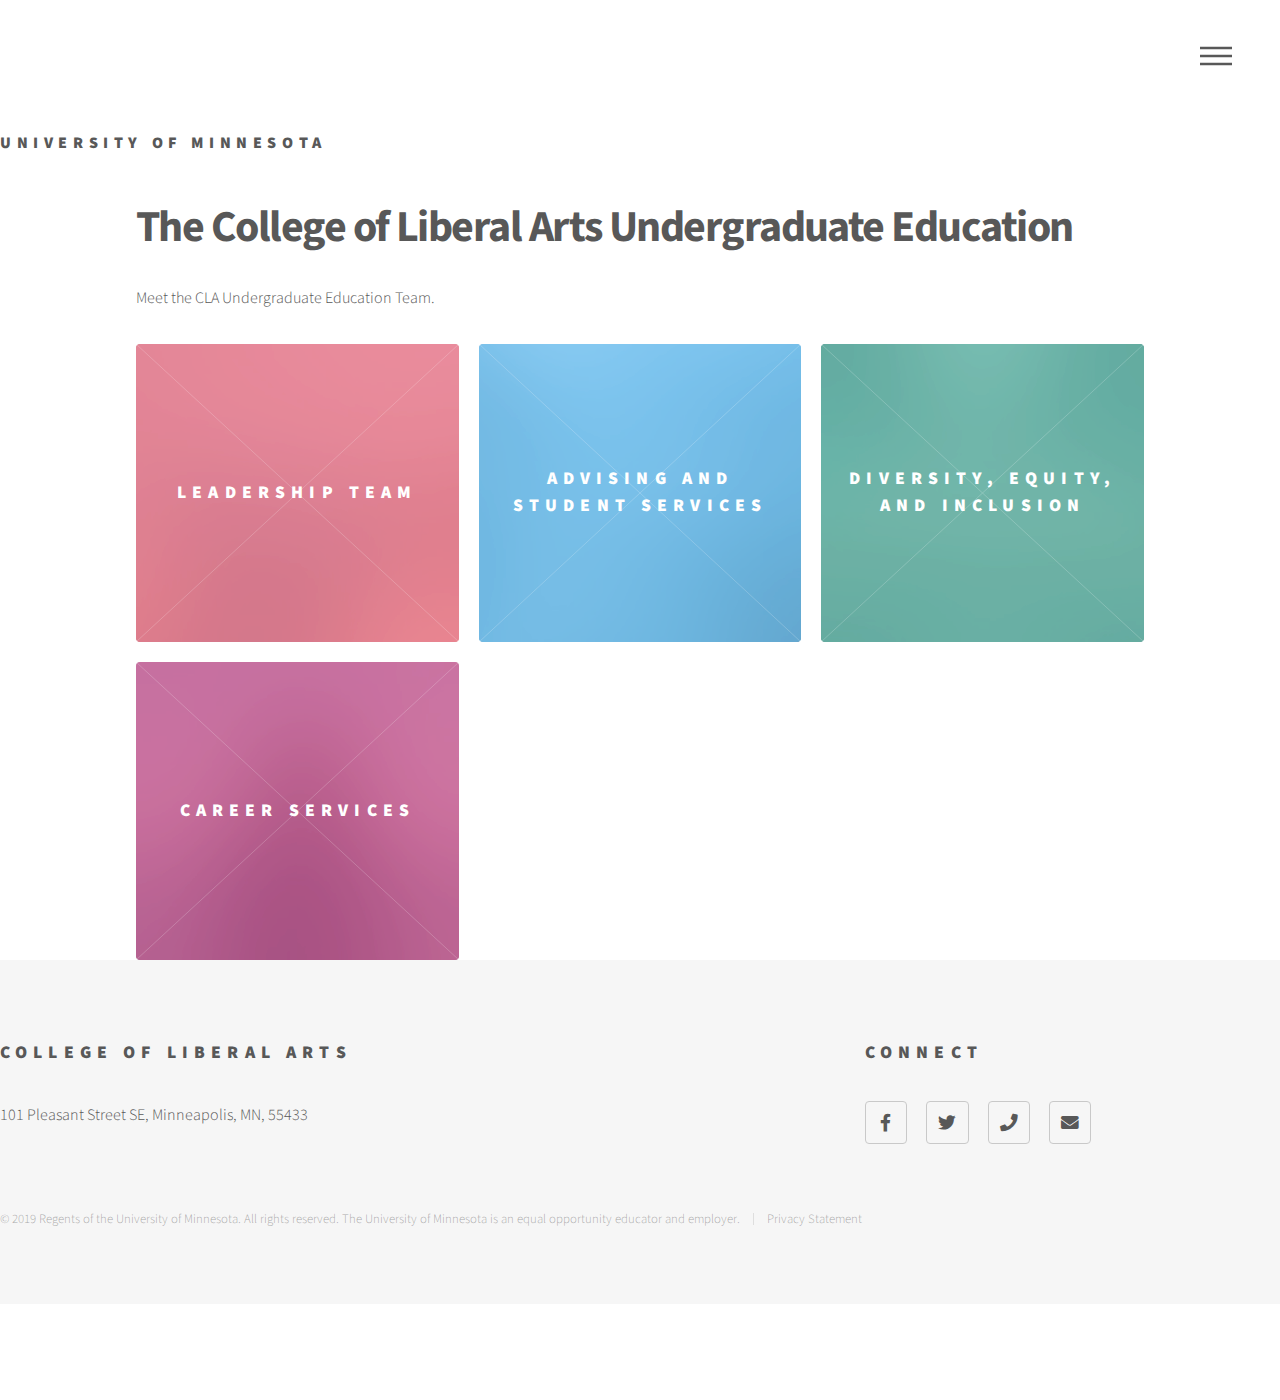
<file: index.html>
<!DOCTYPE HTML>

<html>
	<head>
		<title>CLA Meet the Team</title>
		<meta charset="utf-8" />
		<meta name="viewport" content="width=device-width, initial-scale=1, user-scalable=no" />
		<link rel="stylesheet" href="assets/css/main.css" />
		<noscript><link rel="stylesheet" href="assets/css/noscript.css" /></noscript>
	</head>
	<body class="is-preload">
		<!-- Wrapper -->
			<div id="wrapper">

				<!-- Header -->
					<header id= "header">
						<div>

							<!-- Logo -->
								<a href="https://twin-cities.umn.edu/" class="logo">
									<span class="title">University of Minnesota</span>
								</a>

							<!-- Nav -->
								<nav>
									<ul>
										<li><a href="#menu">Menu</a></li>
									</ul>
								</nav>

						</div>
					</header>

				<!-- Menu -->
					<nav id="menu">
						<h2>Menu</h2>
						<ul>
							<li><a href="index.html">Home</a></li>
							<li><a href="generic.html">Leadership Team</a></li>
							<li><a href="generic2.html">Advising and Student Services</a></li>
							<li><a href="generic3.html">Diversity, Equity, and Inclusion</a></li>
							<li><a href="generic4.html">Career Services</a></li>
					
						</ul>
					</nav>

				<!-- Main -->
					<div id="main">
						<div class="inner">
							<header>
								<h1> The College of Liberal Arts Undergraduate Education</h1>
								<p>Meet the CLA Undergraduate Education Team.</p>
							</header>
							<section class="tiles">
								<article class="style1">
									<span class="image">
										<img src="images/pic01.jpg" alt="" />
									</span>
									<a href="generic.html">
										<h2>Leadership Team</h2></a>
								</article>
								<article class="style2">
									<span class="image">
										<img src="images/pic02.jpg"/>
									</span>
									<a href="generic2.html">
										<h2>Advising and Student Services</h2></a>
								</article>
								<article class="style3">
									<span class="image">
										<img src="images/pic03.jpg" />
									</span>
									<a href="generic3.html">
										<h2>Diversity, Equity, and Inclusion</h2></a>
								</article>
								<article class="style4">
									<span class="image">
										<img src="images/pic04.jpg" />
									</span>
									<a href="generic4.html">
										<h2>Career Services</h2></a>
										</div>
									</a>
								</article>

				<!-- Footer -->
					<footer id="footer">
						<div class="inner">
							<section>
								<h2>
								<a href="https://neighborhood.cla.umn.edu/undergraduate-education" class="logo">
									<span class="title">College of Liberal Arts</span></a></h2>
						<p>101 Pleasant Street SE, Minneapolis, MN, 55433</p>
							</section>
							<section>
								<h2>Connect</h2>
								<ul class="icons">
									<li><a href="https://www.facebook.com/umncla" class="icon brands style2 fa-facebook-f"><span class="label">Facebook</span></a></li>
									<li><a href="https://twitter.com/umncla" class="icon brands style2 fa-twitter"><span class="label">Twitter</span></a></li>
									<li><a href="Tel:612-624-8675" class="icon solid style2 fa-phone"><span class="label">Phone</span></a></li>
									<li><a href="mailto:cla@umn.edu" class="icon solid style2 fa-envelope"><span class="label">Email</span></a></li>
								</ul>
							</section>
							<ul class="copyright">
								<li>&copy; 2019 Regents of the University of Minnesota. All rights reserved. The University of Minnesota is an equal opportunity educator and employer.</li><li><a href="https://privacy.umn.edu/">Privacy Statement</a></li>
							</ul>
						</div>
					</footer>

			</div>

		<!-- Scripts -->
			<script src="assets/js/jquery.min.js"></script>
			<script src="assets/js/browser.min.js"></script>
			<script src="assets/js/breakpoints.min.js"></script>
			<script src="assets/js/util.js"></script>
			<script src="assets/js/main.js"></script>

	</body>
</html>
</file>
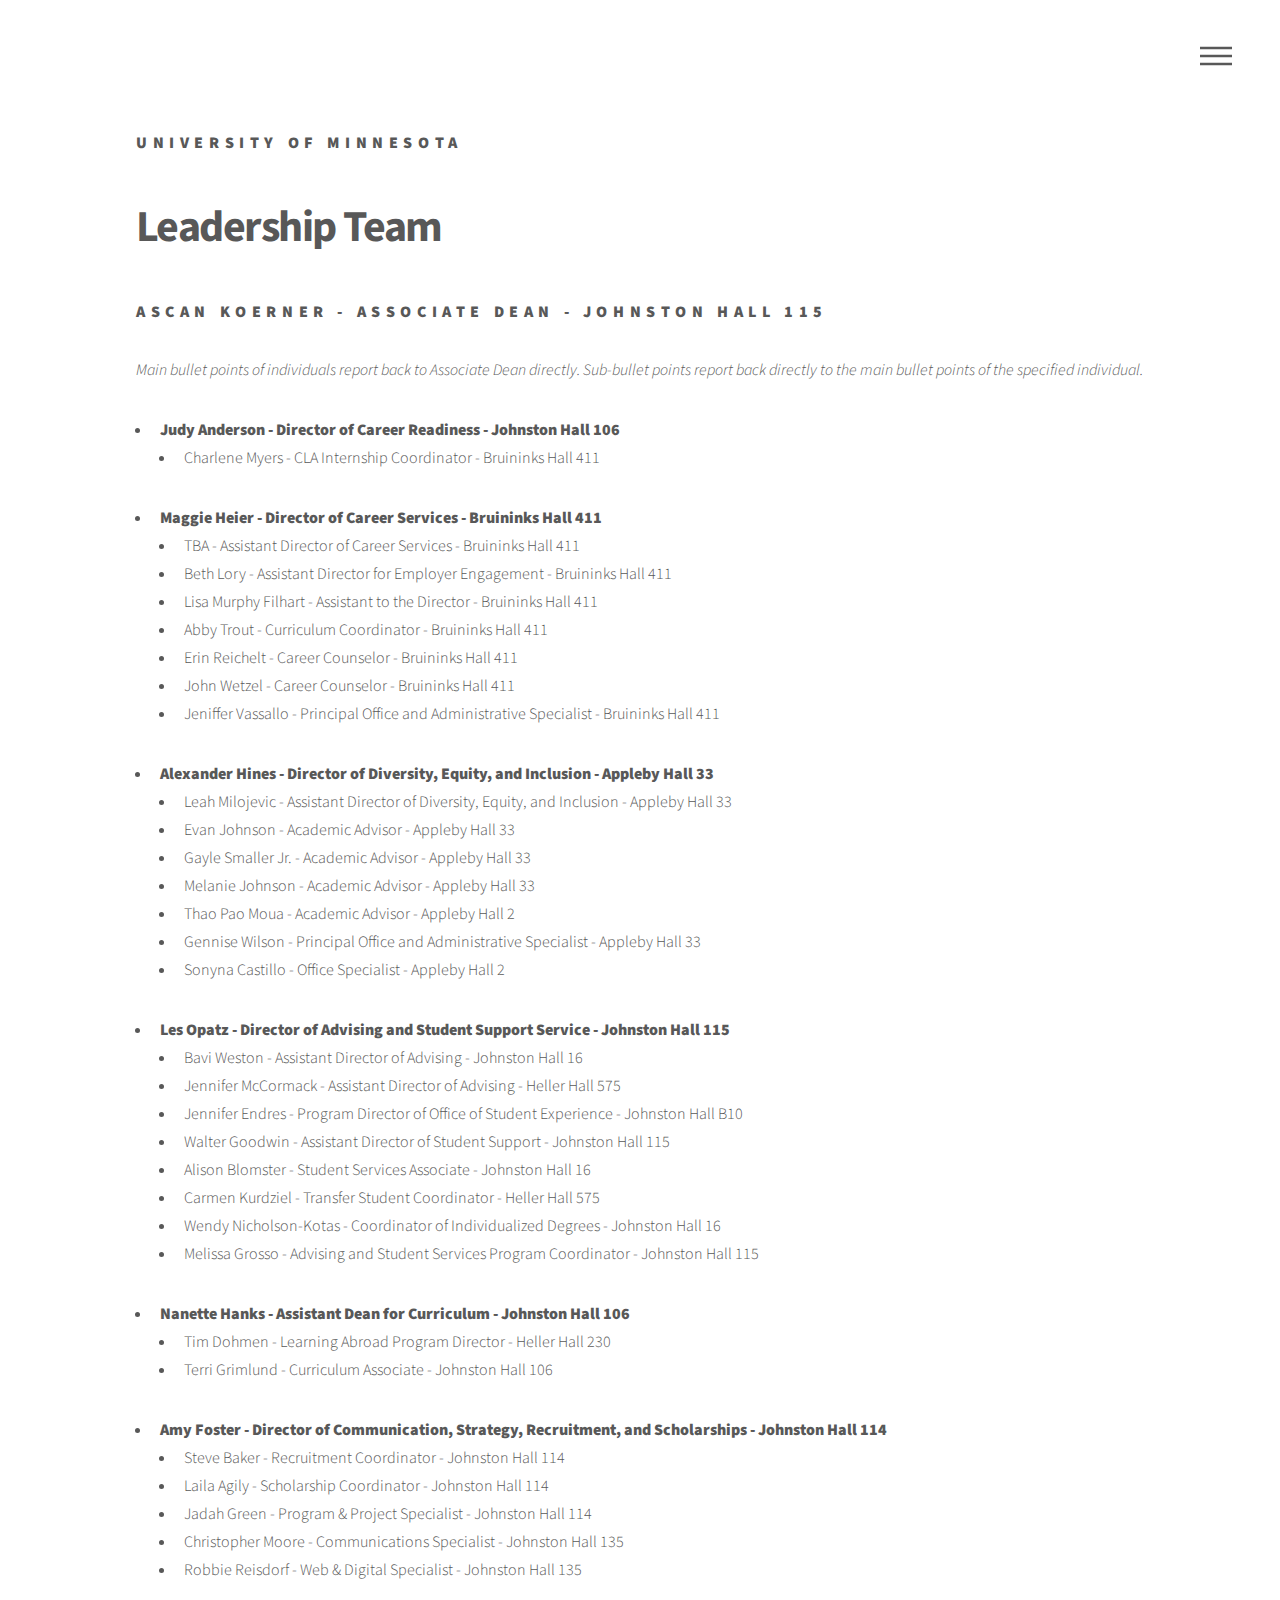
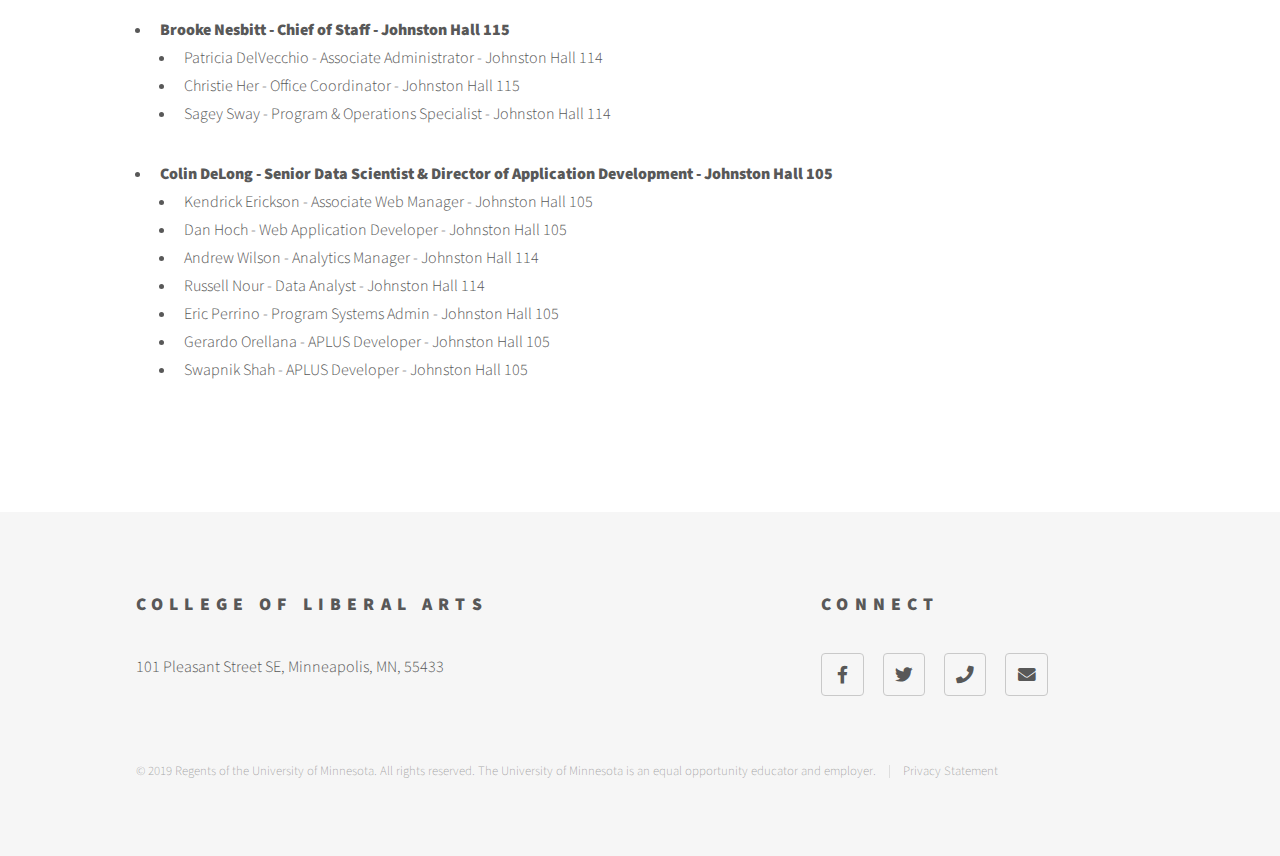
<file: generic.html>
<!DOCTYPE HTML>
<!--
-->
<html>
	<head>
		<title>Leadership Team Page</title>
		<meta charset="utf-8" />
		<meta name="viewport" content="width=device-width, initial-scale=1, user-scalable=no" />
		<link rel="stylesheet" href="assets/css/main.css" />
		<noscript><link rel="stylesheet" href="assets/css/noscript.css" /></noscript>
	</head>
	<body class="is-preload">
		<!-- Wrapper -->
			<div id="wrapper">

				<!-- Header -->
					<header id="header">
						<div class="inner">

							<!-- Logo -->
							<a href="https://twin-cities.umn.edu/" class="logo">
								<span class="title">University of Minnesota</span>
							</a>

							<!-- Nav -->
								<nav>
									<ul>
										<li><a href="#menu">Menu</a></li>
									</ul>
								</nav>

						</div>
					</header>

				<!-- Menu -->
				<nav id="menu">
					<h2>Menu</h2>
					<ul>
						<li><a href="index.html">Home</a></li>
						<li><a href="generic.html">Leadership Team</a></li>
						<li><a href="generic2.html">Advising and Student Services</a></li>
						<li><a href="generic3.html">Diversity, Equity, and Inclusion</a></li>
						<li><a href="generic4.html">Career Services</a></li>
			
					</ul>
				</nav>

				<!-- Main -->
					<div id="main">
						<div class="inner">
							<h1>Leadership Team</h1>
<h3>Ascan Koerner - Associate Dean - <a href="https://campusmaps.umn.edu/johnston-hall" ><span class="title">Johnston Hall 115</span></a></h3>
<p> <i> Main bullet points of individuals report back to Associate Dean directly. Sub-bullet points report back directly to the main bullet points of the specified individual. </i></p>
<ul>
  <li> <b>Judy Anderson - Director of Career Readiness - <a href="https://campusmaps.umn.edu/johnston-hall" ><span class="title">Johnston Hall 106</span></a></b>
		<ul>
      <li>Charlene Myers - CLA Internship Coordinator - <a href="https://campusmaps.umn.edu/robert-h-bruininks-hall" ><span class="title">Bruininks Hall 411</span></a></li>
		</ul></li>

  <li><b>Maggie Heier - Director of Career Services - <a href="https://campusmaps.umn.edu/robert-h-bruininks-hall" ><span class="title">Bruininks Hall 411</span></a></b>
		<ul>
		<li>TBA - Assistant Director of Career Services - <a href="https://campusmaps.umn.edu/robert-h-bruininks-hall" ><span class="title">Bruininks Hall 411</span></a></li>
		<li>Beth Lory - Assistant Director for Employer Engagement - <a href="https://campusmaps.umn.edu/robert-h-bruininks-hall" ><span class="title">Bruininks Hall 411</span></a></li>
    <li>Lisa Murphy Filhart - Assistant to the Director - <a href="https://campusmaps.umn.edu/robert-h-bruininks-hall" ><span class="title">Bruininks Hall 411</span></a></li>
		<li>Abby Trout - Curriculum Coordinator - <a href="https://campusmaps.umn.edu/robert-h-bruininks-hall" ><span class="title">Bruininks Hall 411</span></a></li>
	  <li>Erin Reichelt - Career Counselor - <a href="https://campusmaps.umn.edu/robert-h-bruininks-hall" ><span class="title">Bruininks Hall 411</span></a></li>
	  <li>John Wetzel - Career Counselor - <a href="https://campusmaps.umn.edu/robert-h-bruininks-hall" ><span class="title">Bruininks Hall 411</span></a></li>
		<li>Jeniffer Vassallo - Principal Office and Administrative Specialist - <a href="https://campusmaps.umn.edu/robert-h-bruininks-hall" ><span class="title">Bruininks Hall 411</span></a></li>
		</ul></li>

		<li><b>Alexander Hines - Director of Diversity, Equity, and Inclusion - <a href="https://campusmaps.umn.edu/appleby-hall" ><span class="title">Appleby Hall 33</span></a></b>
			<ul>
		<li>Leah Milojevic - Assistant Director of Diversity, Equity, and Inclusion - <a href="https://campusmaps.umn.edu/appleby-hall" ><span class="title">Appleby Hall 33</span></a></li>
	<li>Evan Johnson - Academic Advisor - <a href="https://campusmaps.umn.edu/appleby-hall" ><span class="title">Appleby Hall 33</span></a></li>
	<li>Gayle Smaller Jr. - Academic Advisor - <a href="https://campusmaps.umn.edu/appleby-hall" ><span class="title">Appleby Hall 33</span></a></li>
	<li>Melanie Johnson - Academic Advisor - <a href="https://campusmaps.umn.edu/appleby-hall" ><span class="title">Appleby Hall 33</span></a></li>
	<li>Thao Pao Moua - Academic Advisor - <a href="https://campusmaps.umn.edu/appleby-hall" ><span class="title">Appleby Hall 2</span></a></li>
	<li>Gennise Wilson - Principal Office and Administrative Specialist - <a href="https://campusmaps.umn.edu/appleby-hall" ><span class="title">Appleby Hall 33</span></a></li>
	<li>Sonyna Castillo - Office Specialist - <a href="https://campusmaps.umn.edu/appleby-hall" ><span class="title">Appleby Hall 2</span></a></li>
</ul></li>

<li><b>Les Opatz - Director of Advising and Student Support Service - <a href="https://campusmaps.umn.edu/johnston-hall" ><span class="title">Johnston Hall 115</span></a></b>
	<ul>
	<li>Bavi Weston - Assistant Director of Advising - <a href="https://campusmaps.umn.edu/johnston-hall" ><span class="title">Johnston Hall 16</span></a></li>
	<li>Jennifer McCormack - Assistant Director of Advising - <a href="https://campusmaps.umn.edu/walter-w-heller-hall" ><span class="title">Heller Hall 575</span></a></li>
	<li>Jennifer Endres - Program Director of Office of Student Experience - <a href="https://campusmaps.umn.edu/johnston-hall" ><span class="title">Johnston Hall B10</span></a></li>
	<li>Walter Goodwin - Assistant Director of Student Support - <a href="https://campusmaps.umn.edu/johnston-hall" ><span class="title">Johnston Hall 115</span></a></li>
	<li>Alison Blomster - Student Services Associate - <a href="https://campusmaps.umn.edu/johnston-hall" ><span class="title">Johnston Hall 16</span></a></li>
	<li>Carmen Kurdziel - Transfer Student Coordinator - <a href="https://campusmaps.umn.edu/walter-w-heller-hall" ><span class="title">Heller Hall 575</span></a></li>
	<li>Wendy Nicholson-Kotas - Coordinator of Individualized Degrees - <a href="https://campusmaps.umn.edu/johnston-hall" ><span class="title">Johnston Hall 16</span></a></li>
	<li>Melissa Grosso - Advising and Student Services Program Coordinator - <a href="https://campusmaps.umn.edu/johnston-hall" ><span class="title">Johnston Hall 115</span></a></li>
</ul></li>

<li><b>Nanette Hanks - Assistant Dean for Curriculum - <a href="https://campusmaps.umn.edu/johnston-hall" ><span class="title">Johnston Hall 106</span></a></b>
	<ul>
<li>Tim Dohmen - Learning Abroad Program Director - <a href="https://campusmaps.umn.edu/walter-w-heller-hall" ><span class="title">Heller Hall 230</span></a></li>
<li>Terri Grimlund - Curriculum Associate - <a href="https://campusmaps.umn.edu/johnston-hall" ><span class="title">Johnston Hall 106</span></a></li>
</ul></li>

<li><b>Amy Foster - Director of Communication, Strategy, Recruitment, and Scholarships - <a href="https://campusmaps.umn.edu/johnston-hall" ><span class="title">Johnston Hall 114</span></a></b>
	<ul>
<li>Steve Baker - Recruitment Coordinator - <a href="https://campusmaps.umn.edu/johnston-hall" ><span class="title">Johnston Hall 114</span></a></li>
<li>Laila Agily - Scholarship Coordinator - <a href="https://campusmaps.umn.edu/johnston-hall" ><span class="title">Johnston Hall 114</span></a></li>
<li>Jadah Green - Program & Project Specialist - <a href="https://campusmaps.umn.edu/johnston-hall" ><span class="title">Johnston Hall 114</span></a></li>
<li>Christopher Moore - Communications Specialist - <a href="https://campusmaps.umn.edu/johnston-hall" ><span class="title">Johnston Hall 135</span></a></li>
<li>Robbie Reisdorf - Web & Digital Specialist - <a href="https://campusmaps.umn.edu/johnston-hall" ><span class="title">Johnston Hall 135</span></a></li>
</ul></li>

<li><b>Brooke Nesbitt - Chief of Staff - <a href="https://campusmaps.umn.edu/johnston-hall" ><span class="title">Johnston Hall 115</span></a></b>
	<ul>
<li>Patricia DelVecchio - Associate Administrator - <a href="https://campusmaps.umn.edu/johnston-hall" ><span class="title">Johnston Hall 114</span></a></li>
<li>Christie Her - Office Coordinator - <a href="https://campusmaps.umn.edu/johnston-hall" ><span class="title">Johnston Hall 115</span></a></li>
<li>Sagey Sway - Program & Operations Specialist - <a href="https://campusmaps.umn.edu/johnston-hall" ><span class="title">Johnston Hall 114</span></a></li>
</ul></li>

<li><b>Colin DeLong - Senior Data Scientist & Director of Application Development - <a href="https://campusmaps.umn.edu/johnston-hall" ><span class="title">Johnston Hall 105</span></a></b>
	<ul>
<li>Kendrick Erickson - Associate Web Manager - <a href="https://campusmaps.umn.edu/johnston-hall" ><span class="title">Johnston Hall 105</span></a></li>
<li>Dan Hoch - Web Application Developer - <a href="https://campusmaps.umn.edu/johnston-hall" ><span class="title">Johnston Hall 105</span></a></li>
<li>Andrew Wilson - Analytics Manager - <a href="https://campusmaps.umn.edu/johnston-hall" ><span class="title">Johnston Hall 114</span></a></li>
<li>Russell Nour - Data Analyst - <a href="https://campusmaps.umn.edu/johnston-hall" ><span class="title">Johnston Hall 114</span></a></li>
<li>Eric Perrino - Program Systems Admin - <a href="https://campusmaps.umn.edu/johnston-hall" ><span class="title">Johnston Hall 105</span></a></li>
<li>Gerardo Orellana - APLUS Developer - <a href="https://campusmaps.umn.edu/johnston-hall" ><span class="title">Johnston Hall 105</span></a></li>
<li>Swapnik Shah - APLUS Developer - <a href="https://campusmaps.umn.edu/johnston-hall" ><span class="title">Johnston Hall 105</span></a></li>
</ul>
						</div>
					</div>

				<!-- Footer -->
				<footer id="footer">
					<div class="inner">
						<section>
							<h2>
							<a href="https://neighborhood.cla.umn.edu/undergraduate-education" class="logo">
								<span class="title">College of Liberal Arts</span></a></h2>
					<p>101 Pleasant Street SE, Minneapolis, MN, 55433</p>
						</section>
						<section>
							<h2>Connect</h2>
							<ul class="icons">
								<li><a href="https://www.facebook.com/umncla" class="icon brands style2 fa-facebook-f"><span class="label">Facebook</span></a></li>
								<li><a href="https://twitter.com/umncla" class="icon brands style2 fa-twitter"><span class="label">Twitter</span></a></li>
								<li><a href="Tel:612-624-8675" class="icon solid style2 fa-phone"><span class="label">Phone</span></a></li>
								<li><a href="mailto:cla@umn.edu" class="icon solid style2 fa-envelope"><span class="label">Email</span></a></li>
							</ul>
						</section>
						<ul class="copyright">
							<li>&copy; 2019 Regents of the University of Minnesota. All rights reserved. The University of Minnesota is an equal opportunity educator and employer.</li><li><a href="https://privacy.umn.edu/">Privacy Statement</a></li>
						</ul>
					</div>
				</footer>

			</div>

		<!-- Scripts -->
			<script src="assets/js/jquery.min.js"></script>
			<script src="assets/js/browser.min.js"></script>
			<script src="assets/js/breakpoints.min.js"></script>
			<script src="assets/js/util.js"></script>
			<script src="assets/js/main.js"></script>

	</body>
</html>
</file>
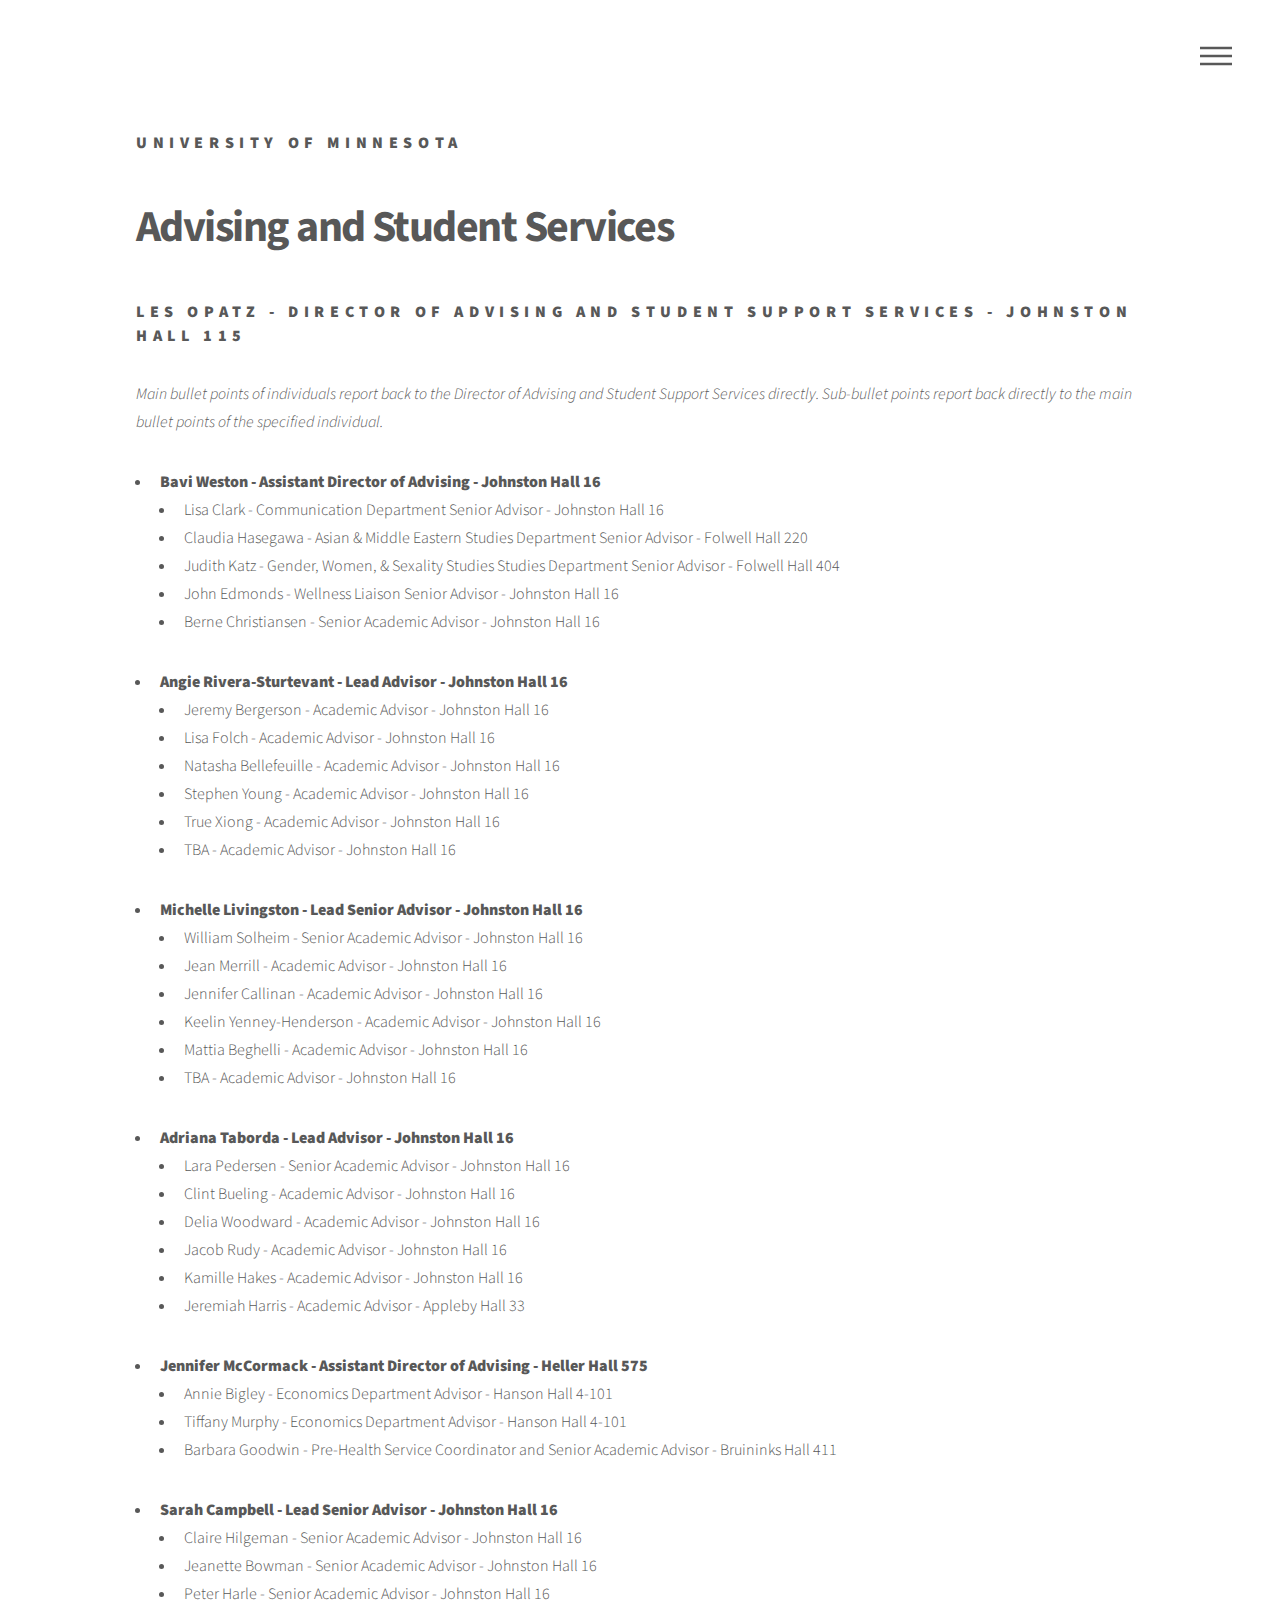
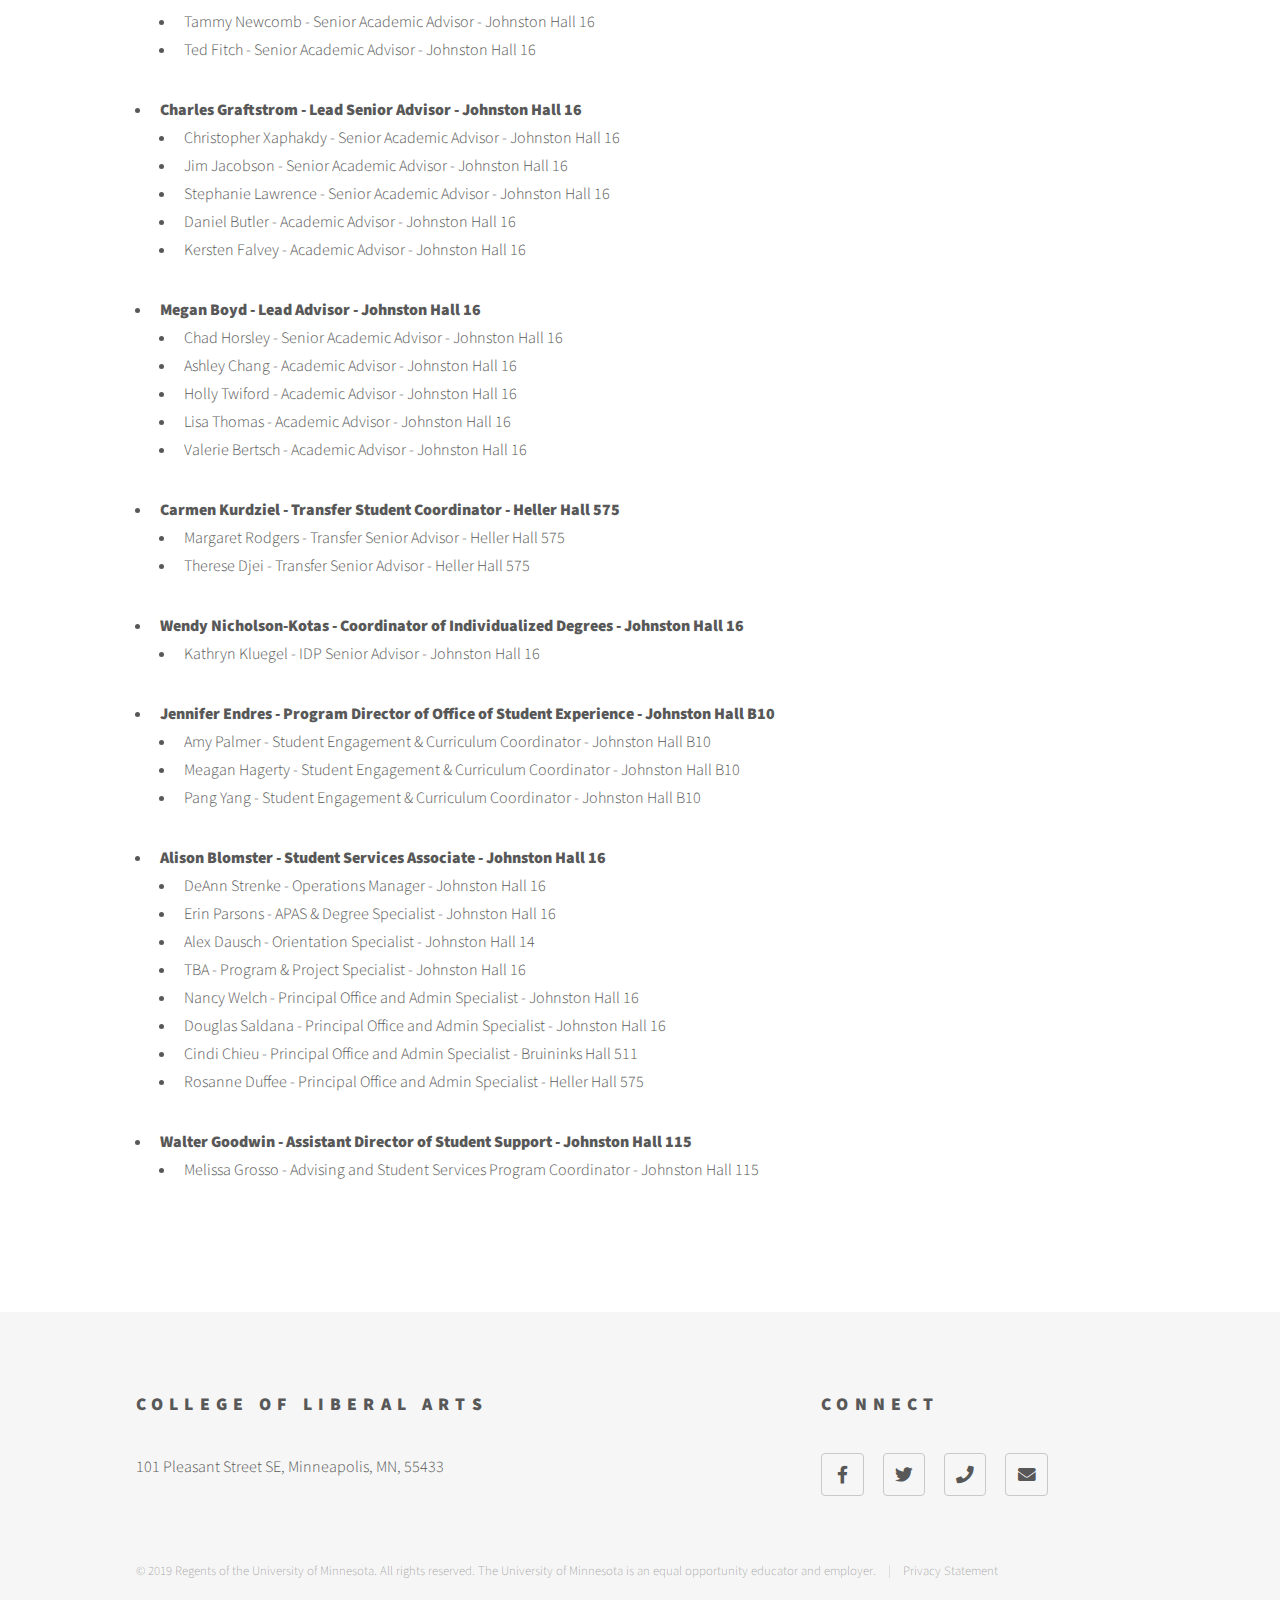
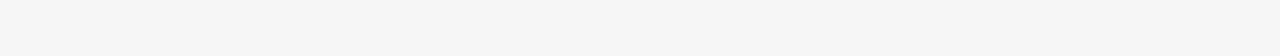
<file: generic2.html>
<!DOCTYPE HTML>
<!--
-->
<html>
	<head>
		<title>Advising and Student Services</title>
		<meta charset="utf-8" />
		<meta name="viewport" content="width=device-width, initial-scale=1, user-scalable=no" />
		<link rel="stylesheet" href="assets/css/main.css" />
		<noscript><link rel="stylesheet" href="assets/css/noscript.css" /></noscript>
	</head>
	<body class="is-preload">
		<!-- Wrapper -->
			<div id="wrapper">

				<!-- Header -->
					<header id="header">
						<div class="inner">

							<!-- Logo -->
							<a href="https://twin-cities.umn.edu/" class="logo">
								<span class="title">University of Minnesota</span>
							</a>

							<!-- Nav -->
								<nav>
									<ul>
										<li><a href="#menu">Menu</a></li>
									</ul>
								</nav>

						</div>
					</header>

				<!-- Menu -->
				<nav id="menu">
					<h2>Menu</h2>
					<ul>
						<li><a href="index.html">Home</a></li>
						<li><a href="generic.html">Leadership Team</a></li>
						<li><a href="generic2.html">Advising and Student Services</a></li>
						<li><a href="generic3.html">Diversity, Equity, and Inclusion</a></li>
						<li><a href="generic4.html">Career Services</a></li>

					</ul>
				</nav>

				<!-- Main -->
					<div id="main">
						<div class="inner">
							<h1>Advising and Student Services </h1>
<h3>Les Opatz - Director of Advising and Student Support Services - <a href="https://campusmaps.umn.edu/johnston-hall" ><span class="title">Johnston Hall 115</span></a></h3>
<p> <i> Main bullet points of individuals report back to the Director of Advising and Student Support Services directly. Sub-bullet points report back directly to the main bullet points of the specified individual. </i></p>
<ul>
  <li> <b>Bavi Weston - Assistant Director of Advising - <a href="https://campusmaps.umn.edu/johnston-hall" ><span class="title">Johnston Hall 16</span></a></b>
		<ul>
    <li>Lisa Clark - Communication Department Senior Advisor - <a href="https://campusmaps.umn.edu/johnston-hall" ><span class="title">Johnston Hall 16</span></a></li>
		<li>Claudia Hasegawa - Asian & Middle Eastern Studies Department Senior Advisor - <a href="https://campusmaps.umn.edu/folwell-hall" ><span class="title">Folwell Hall 220</span></a></li>
		<li>Judith Katz - Gender, Women, & Sexality Studies Studies Department Senior Advisor - <a href="https://campusmaps.umn.edu/folwell-hall" ><span class="title">Folwell Hall 404</span></a></li>
  <li>John Edmonds - Wellness Liaison Senior Advisor - <a href="https://campusmaps.umn.edu/johnston-hall" ><span class="title">Johnston Hall 16</span></a></li>
	  <li>Berne Christiansen - Senior Academic Advisor - <a href="https://campusmaps.umn.edu/johnston-hall" ><span class="title">Johnston Hall 16</span></a></li>
  	</ul></li>

		<li> <b>Angie Rivera-Sturtevant - Lead Advisor - <a href="https://campusmaps.umn.edu/johnston-hall" ><span class="title">Johnston Hall 16</span></a></b>
			<ul>
		<li>Jeremy Bergerson - Academic Advisor - <a href="https://campusmaps.umn.edu/johnston-hall" ><span class="title">Johnston Hall 16</span></a></li>
			<li>Lisa Folch - Academic Advisor - <a href="https://campusmaps.umn.edu/johnston-hall" ><span class="title">Johnston Hall 16</span></a></li>
			<li>Natasha Bellefeuille - Academic Advisor - <a href="https://campusmaps.umn.edu/johnston-hall" ><span class="title">Johnston Hall 16</span></a></li>
				<li>Stephen Young - Academic Advisor - <a href="https://campusmaps.umn.edu/johnston-hall" ><span class="title">Johnston Hall 16</span></a></li>
			<li>True Xiong - Academic Advisor - <a href="https://campusmaps.umn.edu/johnston-hall" ><span class="title">Johnston Hall 16</span></a></li>
			<li>TBA - Academic Advisor - <a href="https://campusmaps.umn.edu/johnston-hall" ><span class="title">Johnston Hall 16</span></a></li>
		</ul></li>

		<li> <b>Michelle Livingston - Lead Senior Advisor - <a href="https://campusmaps.umn.edu/johnston-hall" ><span class="title">Johnston Hall 16</span></a></b>
			<ul>
			<li>William Solheim - Senior Academic Advisor - <a href="https://campusmaps.umn.edu/johnston-hall" ><span class="title">Johnston Hall 16</span></a></li>
			<li>Jean Merrill - Academic Advisor - <a href="https://campusmaps.umn.edu/johnston-hall" ><span class="title">Johnston Hall 16</span></a></li>
			<li>Jennifer Callinan - Academic Advisor - <a href="https://campusmaps.umn.edu/johnston-hall" ><span class="title">Johnston Hall 16</span></a></li>
			<li>Keelin Yenney-Henderson - Academic Advisor - <a href="https://campusmaps.umn.edu/johnston-hall" ><span class="title">Johnston Hall 16</span></a></li>
			<li>Mattia Beghelli - Academic Advisor - <a href="https://campusmaps.umn.edu/johnston-hall" ><span class="title">Johnston Hall 16</span></a></li>
			<li>TBA - Academic Advisor - <a href="https://campusmaps.umn.edu/johnston-hall" ><span class="title">Johnston Hall 16</span></a></li>
</ul></li>

<li> <b>Adriana Taborda - Lead Advisor - <a href="https://campusmaps.umn.edu/johnston-hall" ><span class="title">Johnston Hall 16</span></a></b>
	<ul>
	<li>Lara Pedersen - Senior Academic Advisor - <a href="https://campusmaps.umn.edu/johnston-hall" ><span class="title">Johnston Hall 16</span></a></li>
	<li>Clint Bueling - Academic Advisor - <a href="https://campusmaps.umn.edu/johnston-hall" ><span class="title">Johnston Hall 16</span></a></li>
	<li>Delia Woodward - Academic Advisor - <a href="https://campusmaps.umn.edu/johnston-hall" ><span class="title">Johnston Hall 16</span></a></li>
	<li>Jacob Rudy - Academic Advisor - <a href="https://campusmaps.umn.edu/johnston-hall" ><span class="title">Johnston Hall 16</span></a></li>
	<li>Kamille Hakes - Academic Advisor - <a href="https://campusmaps.umn.edu/johnston-hall" ><span class="title">Johnston Hall 16</span></a></li>
	<li>Jeremiah Harris - Academic Advisor - <a href="https://campusmaps.umn.edu/appleby-hall" ><span class="title">Appleby Hall 33</span></a></li>
</ul></li>

<li> <b>Jennifer McCormack -  Assistant Director of Advising - <a href="https://campusmaps.umn.edu/walter-w-heller-hall" ><span class="title">Heller Hall 575</span></a></b>
	<ul>
<li>Annie Bigley - Economics Department Advisor - <a href="https://campusmaps.umn.edu/herbert-m-hanson-jr-hall" ><span class="title">Hanson Hall 4-101</span></a></li>
<li>Tiffany Murphy - Economics Department Advisor - <a href="https://campusmaps.umn.edu/herbert-m-hanson-jr-hall" ><span class="title">Hanson Hall 4-101</span></a></li>
<li>Barbara Goodwin - Pre-Health Service Coordinator and Senior Academic Advisor - <a href="https://campusmaps.umn.edu/robert-h-bruininks-hall" ><span class="title">Bruininks Hall 411</span></a></li>
</ul></li>

<li> <b>Sarah Campbell - Lead Senior Advisor - <a href="https://campusmaps.umn.edu/johnston-hall" ><span class="title">Johnston Hall 16</span></a></b>
	<ul>
<li>Claire Hilgeman - Senior Academic Advisor - <a href="https://campusmaps.umn.edu/johnston-hall" ><span class="title">Johnston Hall 16</span></a></li>
<li>Jeanette Bowman - Senior Academic Advisor - <a href="https://campusmaps.umn.edu/johnston-hall" ><span class="title">Johnston Hall 16</span></a></li>
<li>Peter Harle - Senior Academic Advisor - <a href="https://campusmaps.umn.edu/johnston-hall" ><span class="title">Johnston Hall 16</span></a></li>
<li>Tammy Newcomb - Senior Academic Advisor - <a href="https://campusmaps.umn.edu/johnston-hall" ><span class="title">Johnston Hall 16</span></a></li>
<li>Ted Fitch - Senior Academic Advisor - <a href="https://campusmaps.umn.edu/johnston-hall" ><span class="title">Johnston Hall 16</span></a></li>
</ul></li>

<li> <b>Charles Graftstrom  - Lead Senior Advisor - <a href="https://campusmaps.umn.edu/johnston-hall" ><span class="title">Johnston Hall 16</span></a></b>
	<ul>
<li>Christopher Xaphakdy - Senior Academic Advisor - <a href="https://campusmaps.umn.edu/johnston-hall" ><span class="title">Johnston Hall 16</span></a></li>
<li>Jim Jacobson - Senior Academic Advisor - <a href="https://campusmaps.umn.edu/johnston-hall" ><span class="title">Johnston Hall 16</span></a></li>
<li>Stephanie Lawrence - Senior Academic Advisor - <a href="https://campusmaps.umn.edu/johnston-hall" ><span class="title">Johnston Hall 16</span></a></li>
<li>Daniel Butler - Academic Advisor - <a href="https://campusmaps.umn.edu/johnston-hall" ><span class="title">Johnston Hall 16</span></a></li>
<li>Kersten Falvey - Academic Advisor - <a href="https://campusmaps.umn.edu/johnston-hall" ><span class="title">Johnston Hall 16</span></a></li>
</ul></li>

<li> <b>Megan Boyd - Lead Advisor - <a href="https://campusmaps.umn.edu/johnston-hall" ><span class="title">Johnston Hall 16</span></a></b>
	<ul>
<li>Chad Horsley - Senior Academic Advisor - <a href="https://campusmaps.umn.edu/johnston-hall" ><span class="title">Johnston Hall 16</span></a></li>
<li>Ashley Chang - Academic Advisor - <a href="https://campusmaps.umn.edu/johnston-hall" ><span class="title">Johnston Hall 16</span></a></li>
<li>Holly Twiford - Academic Advisor - <a href="https://campusmaps.umn.edu/johnston-hall" ><span class="title">Johnston Hall 16</span></a></li>
<li>Lisa Thomas - Academic Advisor - <a href="https://campusmaps.umn.edu/johnston-hall" ><span class="title">Johnston Hall 16</span></a></li>
<li>Valerie Bertsch - Academic Advisor - <a href="https://campusmaps.umn.edu/johnston-hall" ><span class="title">Johnston Hall 16</span></a></li>
</ul></li>

<li> <b>Carmen Kurdziel - Transfer Student Coordinator - <a href="https://campusmaps.umn.edu/walter-w-heller-hall" ><span class="title">Heller Hall 575</span></a></b>
	<ul>
	<li>Margaret Rodgers - Transfer Senior Advisor - <a href="https://campusmaps.umn.edu/walter-w-heller-hall" ><span class="title">Heller Hall 575</span></a></li>
	<li>Therese Djei - Transfer Senior Advisor - <a href="https://campusmaps.umn.edu/walter-w-heller-hall" ><span class="title">Heller Hall 575</span></a></li>
</ul></li>

<li> <b>Wendy Nicholson-Kotas - Coordinator of Individualized Degrees - <a href="https://campusmaps.umn.edu/johnston-hall" ><span class="title">Johnston Hall 16</span></a></b>
	<ul>
<li>Kathryn Kluegel - IDP Senior Advisor - <a href="https://campusmaps.umn.edu/johnston-hall" ><span class="title">Johnston Hall 16</span></a></li>
</ul></li>

<li> <b>Jennifer Endres - Program Director of Office of Student Experience - <a href="https://campusmaps.umn.edu/johnston-hall" ><span class="title">Johnston Hall B10</span></a></b>
	<ul>
		<li>Amy Palmer - Student Engagement & Curriculum Coordinator - <a href="https://campusmaps.umn.edu/johnston-hall" ><span class="title">Johnston Hall B10</span></a></li>
		<li>Meagan Hagerty - Student Engagement & Curriculum Coordinator - <a href="https://campusmaps.umn.edu/johnston-hall" ><span class="title">Johnston Hall B10</span></a></li>
	 <li>Pang Yang - Student Engagement & Curriculum Coordinator - <a href="https://campusmaps.umn.edu/johnston-hall" ><span class="title">Johnston Hall B10</span></a></li>
		</ul></li>

<li> <b>Alison Blomster - Student Services Associate - <a href="https://campusmaps.umn.edu/johnston-hall" ><span class="title">Johnston Hall 16</span></a></b>
			<ul>
				<li>DeAnn Strenke - Operations Manager - <a href="https://campusmaps.umn.edu/johnston-hall" ><span class="title">Johnston Hall 16</span></a></li>
<li>Erin Parsons - APAS & Degree Specialist - <a href="https://campusmaps.umn.edu/johnston-hall" ><span class="title">Johnston Hall 16</span></a></li>
<li>Alex Dausch - Orientation Specialist - <a href="https://campusmaps.umn.edu/johnston-hall" ><span class="title">Johnston Hall 14</span></a></li>
<li>TBA - Program & Project Specialist - <a href="https://campusmaps.umn.edu/johnston-hall" ><span class="title">Johnston Hall 16</span></a></li>
<li>Nancy Welch - Principal Office and Admin Specialist - <a href="https://campusmaps.umn.edu/johnston-hall" ><span class="title">Johnston Hall 16</span></a></li>
<li>Douglas Saldana - Principal Office and Admin Specialist - <a href="https://campusmaps.umn.edu/johnston-hall" ><span class="title">Johnston Hall 16</span></a></li>
<li>Cindi Chieu - Principal Office and Admin Specialist - <a href="https://campusmaps.umn.edu/robert-h-bruininks-hall" ><span class="title">Bruininks Hall 511</span></a></li>
<li>Rosanne Duffee - Principal Office and Admin Specialist - <a href="https://campusmaps.umn.edu/walter-w-heller-hall" ><span class="title">Heller Hall 575</span></a></li>
</ul></li>

<li> <b>Walter Goodwin - Assistant Director of Student Support - <a href="https://campusmaps.umn.edu/johnston-hall" ><span class="title">Johnston Hall 115</span></a></b>
			<ul>
<li>Melissa Grosso - Advising and Student Services Program Coordinator - <a href="https://campusmaps.umn.edu/johnston-hall" ><span class="title">Johnston Hall 115</span></a></li>
</ul></li>


</ul></li>


						</div>
					</div>

				<!-- Footer -->
				<footer id="footer">
					<div class="inner">
						<section>
							<h2>
							<a href="https://neighborhood.cla.umn.edu/undergraduate-education" class="logo">
								<span class="title">College of Liberal Arts</span></a></h2>
					<p>101 Pleasant Street SE, Minneapolis, MN, 55433</p>
						</section>
						<section>
							<h2>Connect</h2>
							<ul class="icons">
								<li><a href="https://www.facebook.com/umncla" class="icon brands style2 fa-facebook-f"><span class="label">Facebook</span></a></li>
								<li><a href="https://twitter.com/umncla" class="icon brands style2 fa-twitter"><span class="label">Twitter</span></a></li>
								<li><a href="Tel:612-624-8675" class="icon solid style2 fa-phone"><span class="label">Phone</span></a></li>
								<li><a href="mailto:cla@umn.edu" class="icon solid style2 fa-envelope"><span class="label">Email</span></a></li>
							</ul>
						</section>
						<ul class="copyright">
							<li>&copy; 2019 Regents of the University of Minnesota. All rights reserved. The University of Minnesota is an equal opportunity educator and employer.</li><li><a href="https://privacy.umn.edu/">Privacy Statement</a></li>
						</ul>
					</div>
				</footer>

			</div>

		<!-- Scripts -->
			<script src="assets/js/jquery.min.js"></script>
			<script src="assets/js/browser.min.js"></script>
			<script src="assets/js/breakpoints.min.js"></script>
			<script src="assets/js/util.js"></script>
			<script src="assets/js/main.js"></script>

	</body>
</html>
</file>
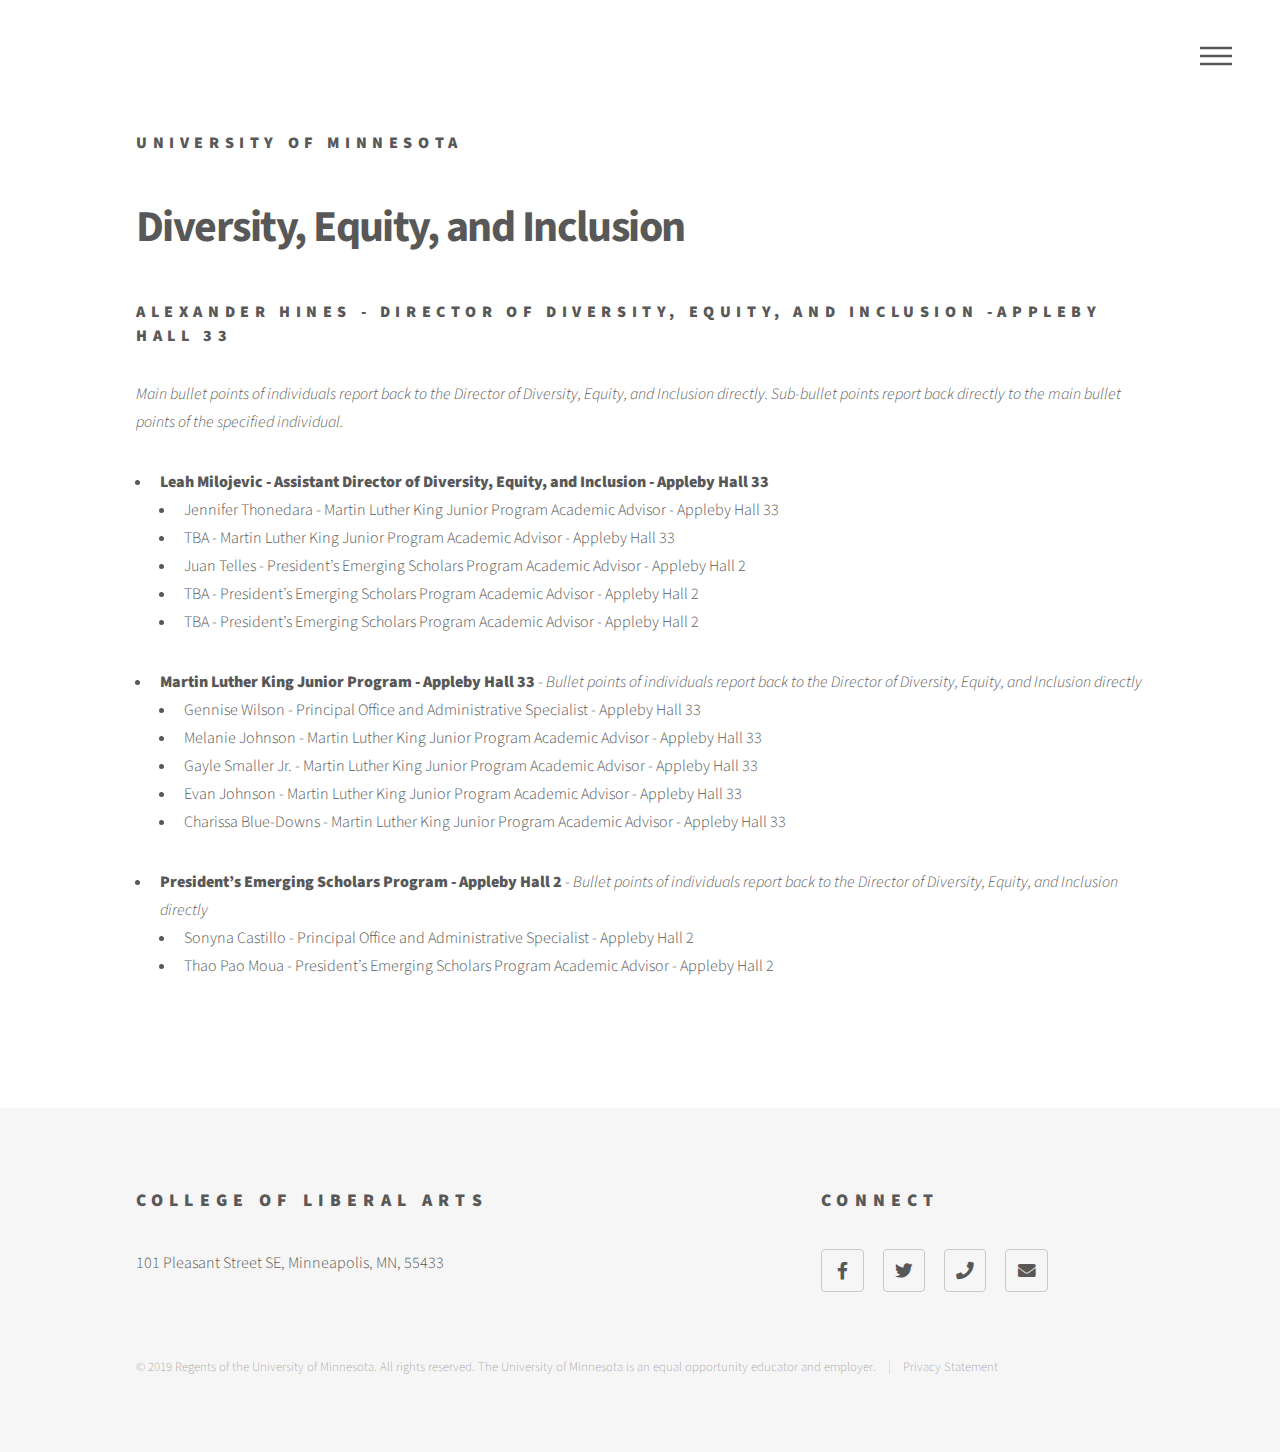
<file: generic3.html>
<!DOCTYPE HTML>
<!--
-->
<html>
	<head>
		<title>Diversity, Equity, and Inclusion</title>
		<meta charset="utf-8" />
		<meta name="viewport" content="width=device-width, initial-scale=1, user-scalable=no" />
		<link rel="stylesheet" href="assets/css/main.css" />
		<noscript><link rel="stylesheet" href="assets/css/noscript.css" /></noscript>
	</head>
	<body class="is-preload">
		<!-- Wrapper -->
			<div id="wrapper">

				<!-- Header -->
					<header id="header">
						<div class="inner">

							<!-- Logo -->
							<a href="https://twin-cities.umn.edu/" class="logo">
								<span class="title">University of Minnesota</span>
							</a>

							<!-- Nav -->
								<nav>
									<ul>
										<li><a href="#menu">Menu</a></li>
									</ul>
								</nav>

						</div>
					</header>

				<!-- Menu -->
				<nav id="menu">
					<h2>Menu</h2>
					<ul>
						<li><a href="index.html">Home</a></li>
						<li><a href="generic.html">Leadership Team</a></li>
						<li><a href="generic2.html">Advising and Student Services</a></li>
						<li><a href="generic3.html">Diversity, Equity, and Inclusion</a></li>
						<li><a href="generic4.html">Career Services</a></li>

					</ul>
				</nav>

				<!-- Main -->
					<div id="main">
						<div class="inner">
							<h1>Diversity, Equity, and Inclusion</h1>
<h3>Alexander Hines - Director of Diversity, Equity, and Inclusion -<a href="https://campusmaps.umn.edu/appleby-hall" ><span class="title">Appleby Hall 33</span></a></h3>
<p> <i> Main bullet points of individuals report back to the Director of Diversity, Equity, and Inclusion directly. Sub-bullet points report back directly to the main bullet points of the specified individual. </i></p>
<ul>
  <li> <b>Leah Milojevic - Assistant Director of Diversity, Equity, and Inclusion - <a href="https://campusmaps.umn.edu/appleby-hall" ><span class="title">Appleby Hall 33</span></a></b>
		<ul>
    <li>Jennifer Thonedara - <a href="https://cla.umn.edu/student-services-advising/rev-dr-martin-luther-king-jr-program" ><span class="title">Martin Luther King Junior Program Academic Advisor</span></a> - <a href="https://campusmaps.umn.edu/appleby-hall" ><span class="title">Appleby Hall 33</span></a></li>
<li>TBA - <a href="https://cla.umn.edu/student-services-advising/rev-dr-martin-luther-king-jr-program" ><span class="title">Martin Luther King Junior Program Academic Advisor</span></a> - <a href="https://campusmaps.umn.edu/appleby-hall" ><span class="title">Appleby Hall 33</span></a></li>
<li>Juan Telles - <a href="https://cla.umn.edu/student-services-advising/presidents-emerging-scholars-program" ><span class="title">President’s Emerging Scholars Program Academic Advisor</span></a> - <a href="https://campusmaps.umn.edu/appleby-hall" ><span class="title">Appleby Hall 2</span></a></li>
<li>TBA - <a href="https://cla.umn.edu/student-services-advising/presidents-emerging-scholars-program" ><span class="title">President’s Emerging Scholars Program Academic Advisor</span></a> - <a href="https://campusmaps.umn.edu/appleby-hall" ><span class="title">Appleby Hall 2</span></a></li>
<li>TBA - <a href="https://cla.umn.edu/student-services-advising/presidents-emerging-scholars-program" ><span class="title">President’s Emerging Scholars Program Academic Advisor</span></a> - <a href="https://campusmaps.umn.edu/appleby-hall" ><span class="title">Appleby Hall 2</span></a></li>
</ul></li>

<li><b><a href="https://cla.umn.edu/student-services-advising/rev-dr-martin-luther-king-jr-program" ><span class="title">Martin Luther King Junior Program</span></a> - <a href="https://campusmaps.umn.edu/appleby-hall" ><span class="title">Appleby Hall 33</span></a></b> - <i>Bullet points of individuals report back to the Director of Diversity, Equity, and Inclusion directly </i>
<ul>
<li>Gennise Wilson - <a href="https://cla.umn.edu/student-services-advising/rev-dr-martin-luther-king-jr-program" ><span class="title">Principal Office and Administrative Specialist</span></a> - <a href="https://campusmaps.umn.edu/appleby-hall" ><span class="title">Appleby Hall 33</span></a></li>
  <li>Melanie Johnson - <a href="https://cla.umn.edu/student-services-advising/rev-dr-martin-luther-king-jr-program" ><span class="title">Martin Luther King Junior Program Academic Advisor</span></a> - <a href="https://campusmaps.umn.edu/appleby-hall" ><span class="title">Appleby Hall 33</span></a></li>
  <li>Gayle Smaller Jr. - <a href="https://cla.umn.edu/student-services-advising/rev-dr-martin-luther-king-jr-program" ><span class="title">Martin Luther King Junior Program Academic Advisor</span></a> - <a href="https://campusmaps.umn.edu/appleby-hall" ><span class="title">Appleby Hall 33</span></a></li>
  <li>Evan Johnson - <a href="https://cla.umn.edu/student-services-advising/rev-dr-martin-luther-king-jr-program" ><span class="title">Martin Luther King Junior Program Academic Advisor</span></a> - <a href="https://campusmaps.umn.edu/appleby-hall" ><span class="title">Appleby Hall 33</span></a></li>
  <li>Charissa Blue-Downs - <a href="https://cla.umn.edu/student-services-advising/rev-dr-martin-luther-king-jr-program" ><span class="title">Martin Luther King Junior Program Academic Advisor</span></a> - <a href="https://campusmaps.umn.edu/appleby-hall" ><span class="title">Appleby Hall 33</span></a></li>
</ul></li>

<li><b><a href="https://cla.umn.edu/student-services-advising/presidents-emerging-scholars-program" ><span class="title">President’s Emerging Scholars Program</span></a> - <a href="https://campusmaps.umn.edu/appleby-hall" ><span class="title">Appleby Hall 2</span></a></b> - <i>Bullet points of individuals report back to the Director of Diversity, Equity, and Inclusion directly </i>
<ul>
<li>Sonyna Castillo - <a href="https://cla.umn.edu/student-services-advising/presidents-emerging-scholars-program" ><span class="title">Principal Office and Administrative Specialist</span></a> - <a href="https://campusmaps.umn.edu/appleby-hall" ><span class="title">Appleby Hall 2</span></a></li>
<li>Thao Pao Moua - <a href="https://cla.umn.edu/student-services-advising/presidents-emerging-scholars-program" ><span class="title">President’s Emerging Scholars Program Academic Advisor</span></a> - <a href="https://campusmaps.umn.edu/appleby-hall" ><span class="title">Appleby Hall 2</span></a></li>
</ul></li>


</ul></li>


						</div>
					</div>

				<!-- Footer -->
				<footer id="footer">
					<div class="inner">
						<section>
							<h2>
							<a href="https://neighborhood.cla.umn.edu/undergraduate-education" class="logo">
								<span class="title">College of Liberal Arts</span></a></h2>
					<p>101 Pleasant Street SE, Minneapolis, MN, 55433</p>
						</section>
						<section>
							<h2>Connect</h2>
							<ul class="icons">
								<li><a href="https://www.facebook.com/umncla" class="icon brands style2 fa-facebook-f"><span class="label">Facebook</span></a></li>
								<li><a href="https://twitter.com/umncla" class="icon brands style2 fa-twitter"><span class="label">Twitter</span></a></li>
								<li><a href="Tel:612-624-8675" class="icon solid style2 fa-phone"><span class="label">Phone</span></a></li>
								<li><a href="mailto:cla@umn.edu" class="icon solid style2 fa-envelope"><span class="label">Email</span></a></li>
							</ul>
						</section>
						<ul class="copyright">
							<li>&copy; 2019 Regents of the University of Minnesota. All rights reserved. The University of Minnesota is an equal opportunity educator and employer.</li><li><a href="https://privacy.umn.edu/">Privacy Statement</a></li>
						</ul>
					</div>
				</footer>

			</div>

		<!-- Scripts -->
			<script src="assets/js/jquery.min.js"></script>
			<script src="assets/js/browser.min.js"></script>
			<script src="assets/js/breakpoints.min.js"></script>
			<script src="assets/js/util.js"></script>
			<script src="assets/js/main.js"></script>

	</body>
</html>
</file>
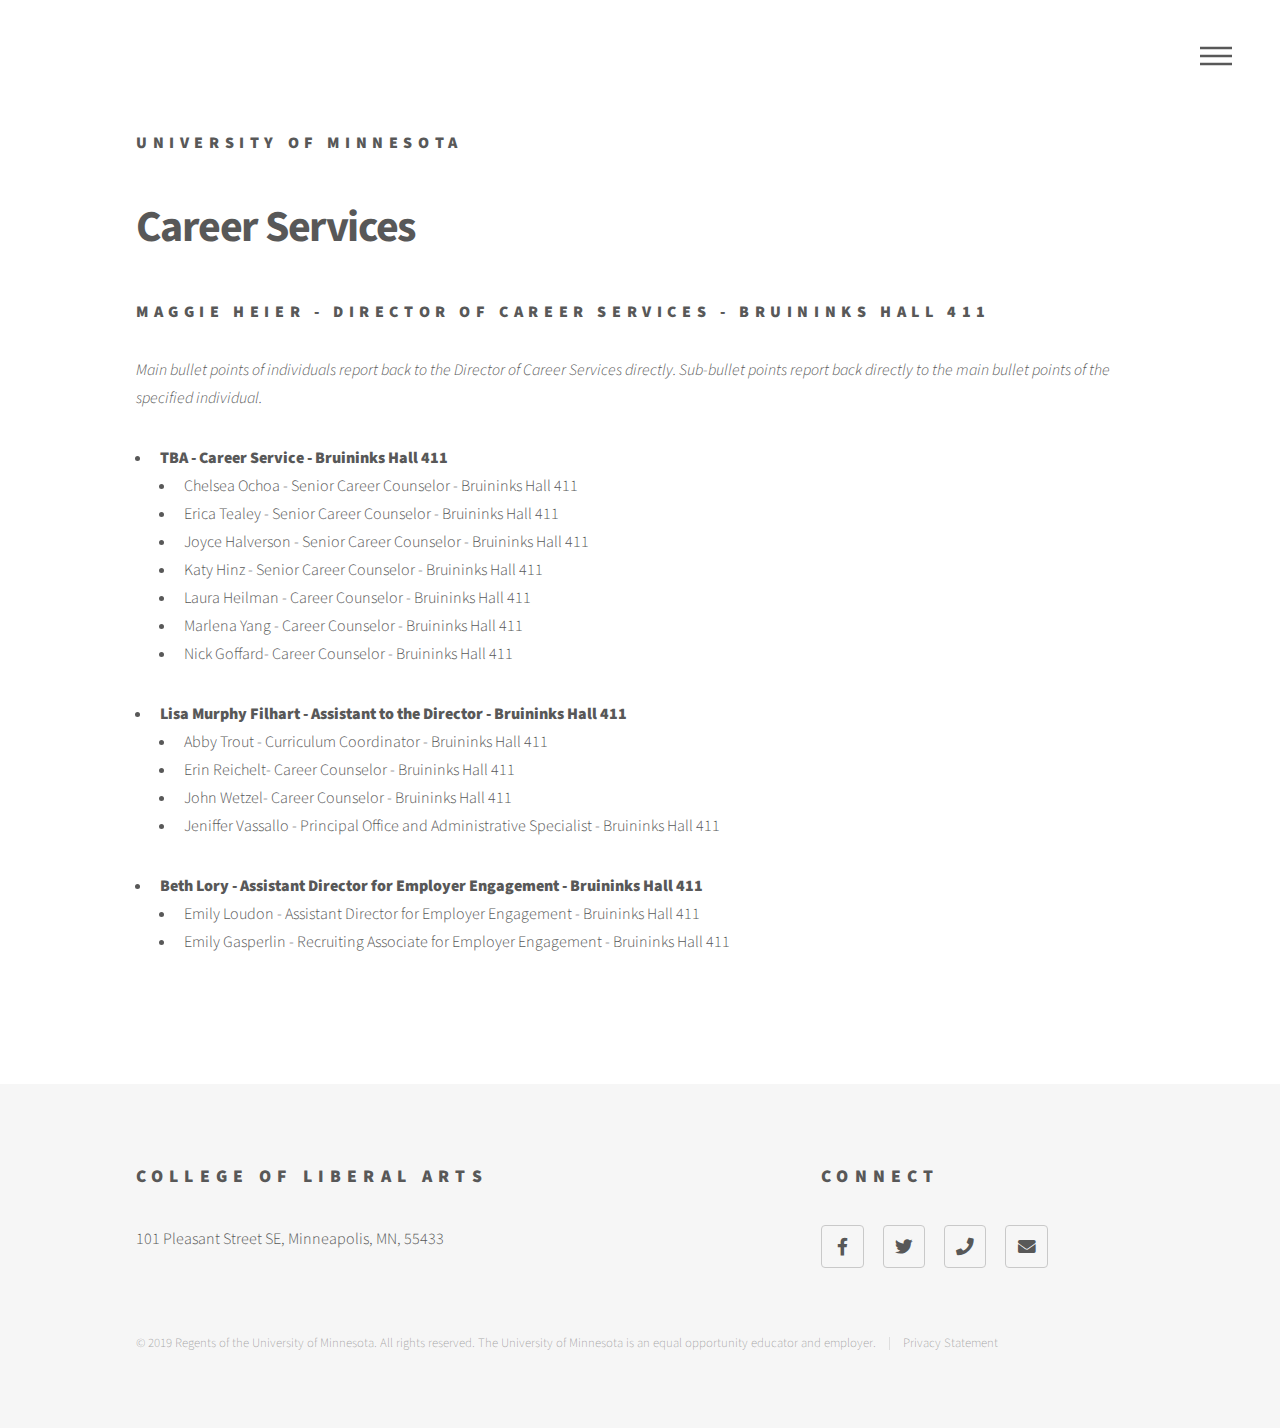
<file: generic4.html>
<!DOCTYPE HTML>
<!--
-->
<html>
	<head>
		<title>Career Services</title>
		<meta charset="utf-8" />
		<meta name="viewport" content="width=device-width, initial-scale=1, user-scalable=no" />
		<link rel="stylesheet" href="assets/css/main.css" />
		<noscript><link rel="stylesheet" href="assets/css/noscript.css" /></noscript>
	</head>
	<body class="is-preload">
		<!-- Wrapper -->
			<div id="wrapper">

				<!-- Header -->
					<header id="header">
						<div class="inner">

							<!-- Logo -->
							<a href="https://twin-cities.umn.edu/" class="logo">
								<span class="title">University of Minnesota</span>
							</a>

							<!-- Nav -->
								<nav>
									<ul>
										<li><a href="#menu">Menu</a></li>
									</ul>
								</nav>

						</div>
					</header>

				<!-- Menu -->
				<nav id="menu">
					<h2>Menu</h2>
					<ul>
						<li><a href="index.html">Home</a></li>
						<li><a href="generic.html">Leadership Team</a></li>
						<li><a href="generic2.html">Advising and Student Services</a></li>
						<li><a href="generic3.html">Diversity, Equity, and Inclusion</a></li>
						<li><a href="generic4.html">Career Services</a></li>

					</ul>
				</nav>

				<!-- Main -->
					<div id="main">
						<div class="inner">
							<h1>Career Services</h1>
<h3>Maggie Heier - Director of Career Services - <a href="https://campusmaps.umn.edu/robert-h-bruininks-hall" ><span class="title">Bruininks Hall 411</span></a></h3>
<p> <i> Main bullet points of individuals report back to the Director of Career Services directly. Sub-bullet points report back directly to the main bullet points of the specified individual. </i></p>
<ul>
  <li> <b>TBA - Career Service - <a href="https://campusmaps.umn.edu/robert-h-bruininks-hall" ><span class="title">Bruininks Hall 411</span></a></b>
		<ul>
  <li>Chelsea Ochoa - Senior Career Counselor - <a href="https://campusmaps.umn.edu/robert-h-bruininks-hall" ><span class="title">Bruininks Hall 411</span></a></li>
<li>Erica Tealey - Senior Career Counselor - <a href="https://campusmaps.umn.edu/robert-h-bruininks-hall" ><span class="title">Bruininks Hall 411</span></a></li>
<li>Joyce Halverson - Senior Career Counselor - <a href="https://campusmaps.umn.edu/robert-h-bruininks-hall" ><span class="title">Bruininks Hall 411</span></a></li>
<li>Katy Hinz - Senior Career Counselor - <a href="https://campusmaps.umn.edu/robert-h-bruininks-hall" ><span class="title">Bruininks Hall 411</span></a></li>
<li>Laura Heilman - Career Counselor - <a href="https://campusmaps.umn.edu/robert-h-bruininks-hall" ><span class="title">Bruininks Hall 411</span></a></li>
<li>Marlena Yang - Career Counselor - <a href="https://campusmaps.umn.edu/robert-h-bruininks-hall" ><span class="title">Bruininks Hall 411</span></a></li>
<li>Nick Goffard- Career Counselor - <a href="https://campusmaps.umn.edu/robert-h-bruininks-hall" ><span class="title">Bruininks Hall 411</span></a></li>
</ul></li>

<li> <b>Lisa Murphy Filhart - Assistant to the Director - <a href="https://campusmaps.umn.edu/robert-h-bruininks-hall" ><span class="title">Bruininks Hall 411</span></a></b>
	<ul>
<li>Abby Trout - Curriculum Coordinator - <a href="https://campusmaps.umn.edu/robert-h-bruininks-hall" ><span class="title">Bruininks Hall 411</span></a></li>
<li>Erin Reichelt- Career Counselor - <a href="https://campusmaps.umn.edu/robert-h-bruininks-hall" ><span class="title">Bruininks Hall 411</span></a></li>
<li>John Wetzel- Career Counselor - <a href="https://campusmaps.umn.edu/robert-h-bruininks-hall" ><span class="title">Bruininks Hall 411</span></a></li>
<li>Jeniffer Vassallo - Principal Office and Administrative Specialist - <a href="https://campusmaps.umn.edu/robert-h-bruininks-hall" ><span class="title">Bruininks Hall 411</span></a></li>
</ul></li>

<li> <b>Beth Lory - Assistant Director for Employer Engagement - <a href="https://campusmaps.umn.edu/robert-h-bruininks-hall" ><span class="title">Bruininks Hall 411</span></a></b>
	<ul>
<li>Emily Loudon - Assistant Director for Employer Engagement - <a href="https://campusmaps.umn.edu/robert-h-bruininks-hall" ><span class="title">Bruininks Hall 411</span></a></li>
<li>Emily Gasperlin - Recruiting Associate for Employer Engagement - <a href="https://campusmaps.umn.edu/robert-h-bruininks-hall" ><span class="title">Bruininks Hall 411</span></a></li>
</ul></li>

</ul></li>


						</div>
					</div>

				<!-- Footer -->
				<footer id="footer">
					<div class="inner">
						<section>
							<h2>
							<a href="https://neighborhood.cla.umn.edu/undergraduate-education" class="logo">
								<span class="title">College of Liberal Arts</span></a></h2>
					<p>101 Pleasant Street SE, Minneapolis, MN, 55433</p>
						</section>
						<section>
							<h2>Connect</h2>
							<ul class="icons">
								<li><a href="https://www.facebook.com/umncla" class="icon brands style2 fa-facebook-f"><span class="label">Facebook</span></a></li>
								<li><a href="https://twitter.com/umncla" class="icon brands style2 fa-twitter"><span class="label">Twitter</span></a></li>
								<li><a href="Tel:612-624-8675" class="icon solid style2 fa-phone"><span class="label">Phone</span></a></li>
								<li><a href="mailto:cla@umn.edu" class="icon solid style2 fa-envelope"><span class="label">Email</span></a></li>
							</ul>
						</section>
						<ul class="copyright">
							<li>&copy; 2019 Regents of the University of Minnesota. All rights reserved. The University of Minnesota is an equal opportunity educator and employer.</li><li><a href="https://privacy.umn.edu/">Privacy Statement</a></li>
						</ul>
					</div>
				</footer>

			</div>

		<!-- Scripts -->
			<script src="assets/js/jquery.min.js"></script>
			<script src="assets/js/browser.min.js"></script>
			<script src="assets/js/breakpoints.min.js"></script>
			<script src="assets/js/util.js"></script>
			<script src="assets/js/main.js"></script>

	</body>
</html>
</file>
<file: assets/css/noscript.css>
/*
	Phantom by HTML5 UP
	html5up.net | @ajlkn
	Free for personal and commercial use under the CCA 3.0 license (html5up.net/license)
*/

/* Tiles */

	body.is-preload .tiles article {
		-moz-transform: none;
		-webkit-transform: none;
		-ms-transform: none;
		transform: none;
		opacity: 1;
	}
</file>
<file: assets/css/main.css>
@import url(fontawesome-all.min.css);
@import url("https://fonts.googleapis.com/css?family=Source+Sans+Pro:300,700,900");

/*
	Phantom by HTML5 UP
	html5up.net | @ajlkn
	Free for personal and commercial use under the CCA 3.0 license (html5up.net/license)
*/

html, body, div, span, applet, object,
iframe, h1, h2, h3, h4, h5, h6, p, blockquote,
pre, a, abbr, acronym, address, big, cite,
code, del, dfn, em, img, ins, kbd, q, s, samp,
small, strike, strong, sub, sup, tt, var, b,
u, i, center, dl, dt, dd, ol, ul, li, fieldset,
form, label, legend, table, caption, tbody,
tfoot, thead, tr, th, td, article, aside,
canvas, details, embed, figure, figcaption,
footer, header, hgroup, menu, nav, output, ruby,
section, summary, time, mark, audio, video {
	margin: 0;
	padding: 0;
	border: 0;
	font-size: 100%;
	font: inherit;
	vertical-align: baseline;}

article, aside, details, figcaption, figure,
footer, header, hgroup, menu, nav, section {
	display: block;}

body {
	line-height: 1;
}

ol, ul {
	list-style: none;
}

blockquote, q {
	quotes: none;
}

	blockquote:before, blockquote:after, q:before, q:after {
		content: '';
		content: none;
	}

table {
	border-collapse: collapse;
	border-spacing: 0;
}

body {
	-webkit-text-size-adjust: none;
}

mark {
	background-color: transparent;
	color: inherit;
}

input::-moz-focus-inner {
	border: 0;
	padding: 0;
}

input, select, textarea {
	-moz-appearance: none;
	-webkit-appearance: none;
	-ms-appearance: none;
	appearance: none;
}

/* Basic */

	@-ms-viewport {
		width: device-width;
	}

	body {
		-ms-overflow-style: scrollbar;
	}

	@media screen and (max-width: 480px) {

		html, body {
			min-width: 320px;
		}

	}

	html {
		box-sizing: border-box;
	}

	*, *:before, *:after {
		box-sizing: inherit;
	}

	body {
		background: #ffffff;
	}

		body.is-preload *, body.is-preload *:before, body.is-preload *:after {
			-moz-animation: none !important;
			-webkit-animation: none !important;
			-ms-animation: none !important;
			animation: none !important;
			-moz-transition: none !important;
			-webkit-transition: none !important;
			-ms-transition: none !important;
			transition: none !important;
		}

/* Type */

	body, input, select, textarea {
		color: #585858;
		font-family: "Source Sans Pro", Helvetica, sans-serif;
		font-size: 16pt;
		font-weight: 300;
		line-height: 1.75;
	}

		@media screen and (max-width: 1680px) {

			body, input, select, textarea {
				font-size: 14pt;
			}

		}

		@media screen and (max-width: 1280px) {

			body, input, select, textarea {
				font-size: 12pt;
			}

		}

	a {
		-moz-transition: border-bottom-color 0.2s ease, color 0.2s ease;
		-webkit-transition: border-bottom-color 0.2s ease, color 0.2s ease;
		-ms-transition: border-bottom-color 0.2s ease, color 0.2s ease;
		transition: border-bottom-color 0.2s ease, color 0.2s ease;
		text-decoration: none;
		color: #585858;
		border-bottom: transparent 1px rgba(88, 88, 88, 0.5);
	}

		a:hover {
			border-bottom-color: transparent;
			color: #f2849e !important;
		}

	strong, b {
		font-weight: 900;
	}

	em, i {
		font-style: italic;
	}

	p {
		margin: 0 0 2em 0;
	}

	h1 {
		font-size: 2.75em;
		font-weight: 700;
		line-height: 1.3;
		margin: 0 0 1em 0;
		letter-spacing: -0.035em;
	}

		h1 a {
			color: inherit;
		}

		@media screen and (max-width: 736px) {

			h1 {
				font-size: 2em;
				margin: 0 0 1em 0;
			}

		}

		@media screen and (max-width: 360px) {

			h1 {
				font-size: 1.75em;
			}

		}

	h2, h3, h4, h5, h6 {
		font-weight: 900;
		line-height: 1.5;
		margin: 0 0 2em 0;
		text-transform: uppercase;
		letter-spacing: 0.35em;
	}

		h2 a, h3 a, h4 a, h5 a, h6 a {
			color: inherit;
		}

	h2 {
		font-size: 1.1em;
	}

	h3 {
		font-size: 1em;
	}

	h4 {
		font-size: 0.8em;
	}

	h5 {
		font-size: 0.8em;
	}

	h6 {
		font-size: 0.8em;
	}

	@media screen and (max-width: 980px) {

		h1 br, h2 br, h3 br, h4 br, h5 br, h6 br {
			display: none;
		}

	}

	@media screen and (max-width: 736px) {

		h2 {
			font-size: 1em;
		}

		h3 {
			font-size: 0.8em;
		}

	}

	sub {
		font-size: 0.8em;
		position: relative;
		top: 0.5em;
	}

	sup {
		font-size: 0.8em;
		position: relative;
		top: -0.5em;
	}

	blockquote {
		border-left: solid 4px #c9c9c9;
		font-style: italic;
		margin: 0 0 2em 0;
		padding: 0.5em 0 0.5em 2em;
	}

	code {
		background: rgba(144, 144, 144, 0.075);
		border-radius: 4px;
		border: solid 1px #c9c9c9;
		font-family: "Courier New", monospace;
		font-size: 0.9em;
		margin: 0 0.25em;
		padding: 0.25em 0.65em;
	}

	pre {
		-webkit-overflow-scrolling: touch;
		font-family: "Courier New", monospace;
		font-size: 0.9em;
		margin: 0 0 2em 0;
	}

		pre code {
			display: block;
			line-height: 1.75;
			padding: 1em 1.5em;
			overflow-x: auto;
		}

	hr {
		border: 0;
		border-bottom: solid 1px #c9c9c9;
		margin: 2em 0;
	}

		hr.major {
			margin: 3em 0;
		}

	.align-left {
		text-align: left;
	}

	.align-center {
		text-align: center;
	}

	.align-right {
		text-align: right;
	}

/* Row */

	.row {
		display: flex;
		flex-wrap: wrap;
		box-sizing: border-box;
		align-items: stretch;
	}

		.row > * {
			box-sizing: border-box;
		}

		.row.gtr-uniform > * > :last-child {
			margin-bottom: 0;
		}

		.row.aln-left {
			justify-content: flex-start;
		}

		.row.aln-center {
			justify-content: center;
		}

		.row.aln-right {
			justify-content: flex-end;
		}

		.row.aln-top {
			align-items: flex-start;
		}

		.row.aln-middle {
			align-items: center;
		}

		.row.aln-bottom {
			align-items: flex-end;
		}

		.row > .imp {
			order: -1;
		}

		.row > .col-1 {
			width: 8.33333%;
		}

		.row > .off-1 {
			margin-left: 8.33333%;
		}

		.row > .col-2 {
			width: 16.66667%;
		}

		.row > .off-2 {
			margin-left: 16.66667%;
		}

		.row > .col-3 {
			width: 25%;
		}

		.row > .off-3 {
			margin-left: 25%;
		}

		.row > .col-4 {
			width: 33.33333%;
		}

		.row > .off-4 {
			margin-left: 33.33333%;
		}

		.row > .col-5 {
			width: 41.66667%;
		}

		.row > .off-5 {
			margin-left: 41.66667%;
		}

		.row > .col-6 {
			width: 50%;
		}

		.row > .off-6 {
			margin-left: 50%;
		}

		.row > .col-7 {
			width: 58.33333%;
		}

		.row > .off-7 {
			margin-left: 58.33333%;
		}

		.row > .col-8 {
			width: 66.66667%;
		}

		.row > .off-8 {
			margin-left: 66.66667%;
		}

		.row > .col-9 {
			width: 75%;
		}

		.row > .off-9 {
			margin-left: 75%;
		}

		.row > .col-10 {
			width: 83.33333%;
		}

		.row > .off-10 {
			margin-left: 83.33333%;
		}

		.row > .col-11 {
			width: 91.66667%;
		}

		.row > .off-11 {
			margin-left: 91.66667%;
		}

		.row > .col-12 {
			width: 100%;
		}

		.row > .off-12 {
			margin-left: 100%;
		}

		.row.gtr-0 {
			margin-top: 0;
			margin-left: 0em;
		}

			.row.gtr-0 > * {
				padding: 0 0 0 0em;
			}

			.row.gtr-0.gtr-uniform {
				margin-top: 0em;
			}

				.row.gtr-0.gtr-uniform > * {
					padding-top: 0em;
				}

		.row.gtr-25 {
			margin-top: 0;
			margin-left: -0.5em;
		}

			.row.gtr-25 > * {
				padding: 0 0 0 0.5em;
			}

			.row.gtr-25.gtr-uniform {
				margin-top: -0.5em;
			}

				.row.gtr-25.gtr-uniform > * {
					padding-top: 0.5em;
				}

		.row.gtr-50 {
			margin-top: 0;
			margin-left: -1em;
		}

			.row.gtr-50 > * {
				padding: 0 0 0 1em;
			}

			.row.gtr-50.gtr-uniform {
				margin-top: -1em;
			}

				.row.gtr-50.gtr-uniform > * {
					padding-top: 1em;
				}

		.row {
			margin-top: 0;
			margin-left: -2em;
		}

			.row > * {
				padding: 0 0 0 2em;
			}

			.row.gtr-uniform {
				margin-top: -2em;
			}

				.row.gtr-uniform > * {
					padding-top: 2em;
				}

		.row.gtr-150 {
			margin-top: 0;
			margin-left: -3em;
		}

			.row.gtr-150 > * {
				padding: 0 0 0 3em;
			}

			.row.gtr-150.gtr-uniform {
				margin-top: -3em;
			}

				.row.gtr-150.gtr-uniform > * {
					padding-top: 3em;
				}

		.row.gtr-200 {
			margin-top: 0;
			margin-left: -4em;
		}

			.row.gtr-200 > * {
				padding: 0 0 0 4em;
			}

			.row.gtr-200.gtr-uniform {
				margin-top: -4em;
			}

				.row.gtr-200.gtr-uniform > * {
					padding-top: 4em;
				}

		@media screen and (max-width: 1680px) {

			.row {
				display: flex;
				flex-wrap: wrap;
				box-sizing: border-box;
				align-items: stretch;
			}

				.row > * {
					box-sizing: border-box;
				}

				.row.gtr-uniform > * > :last-child {
					margin-bottom: 0;
				}

				.row.aln-left {
					justify-content: flex-start;
				}

				.row.aln-center {
					justify-content: center;
				}

				.row.aln-right {
					justify-content: flex-end;
				}

				.row.aln-top {
					align-items: flex-start;
				}

				.row.aln-middle {
					align-items: center;
				}

				.row.aln-bottom {
					align-items: flex-end;
				}

				.row > .imp-xlarge {
					order: -1;
				}

				.row > .col-1-xlarge {
					width: 8.33333%;
				}

				.row > .off-1-xlarge {
					margin-left: 8.33333%;
				}

				.row > .col-2-xlarge {
					width: 16.66667%;
				}

				.row > .off-2-xlarge {
					margin-left: 16.66667%;
				}

				.row > .col-3-xlarge {
					width: 25%;
				}

				.row > .off-3-xlarge {
					margin-left: 25%;
				}

				.row > .col-4-xlarge {
					width: 33.33333%;
				}

				.row > .off-4-xlarge {
					margin-left: 33.33333%;
				}

				.row > .col-5-xlarge {
					width: 41.66667%;
				}

				.row > .off-5-xlarge {
					margin-left: 41.66667%;
				}

				.row > .col-6-xlarge {
					width: 50%;
				}

				.row > .off-6-xlarge {
					margin-left: 50%;
				}

				.row > .col-7-xlarge {
					width: 58.33333%;
				}

				.row > .off-7-xlarge {
					margin-left: 58.33333%;
				}

				.row > .col-8-xlarge {
					width: 66.66667%;
				}

				.row > .off-8-xlarge {
					margin-left: 66.66667%;
				}

				.row > .col-9-xlarge {
					width: 75%;
				}

				.row > .off-9-xlarge {
					margin-left: 75%;
				}

				.row > .col-10-xlarge {
					width: 83.33333%;
				}

				.row > .off-10-xlarge {
					margin-left: 83.33333%;
				}

				.row > .col-11-xlarge {
					width: 91.66667%;
				}

				.row > .off-11-xlarge {
					margin-left: 91.66667%;
				}

				.row > .col-12-xlarge {
					width: 100%;
				}

				.row > .off-12-xlarge {
					margin-left: 100%;
				}

				.row.gtr-0 {
					margin-top: 0;
					margin-left: 0em;
				}

					.row.gtr-0 > * {
						padding: 0 0 0 0em;
					}

					.row.gtr-0.gtr-uniform {
						margin-top: 0em;
					}

						.row.gtr-0.gtr-uniform > * {
							padding-top: 0em;
						}

				.row.gtr-25 {
					margin-top: 0;
					margin-left: -0.5em;
				}

					.row.gtr-25 > * {
						padding: 0 0 0 0.5em;
					}

					.row.gtr-25.gtr-uniform {
						margin-top: -0.5em;
					}

						.row.gtr-25.gtr-uniform > * {
							padding-top: 0.5em;
						}

				.row.gtr-50 {
					margin-top: 0;
					margin-left: -1em;
				}

					.row.gtr-50 > * {
						padding: 0 0 0 1em;
					}

					.row.gtr-50.gtr-uniform {
						margin-top: -1em;
					}

						.row.gtr-50.gtr-uniform > * {
							padding-top: 1em;
						}

				.row {
					margin-top: 0;
					margin-left: -2em;
				}

					.row > * {
						padding: 0 0 0 2em;
					}

					.row.gtr-uniform {
						margin-top: -2em;
					}

						.row.gtr-uniform > * {
							padding-top: 2em;
						}

				.row.gtr-150 {
					margin-top: 0;
					margin-left: -3em;
				}

					.row.gtr-150 > * {
						padding: 0 0 0 3em;
					}

					.row.gtr-150.gtr-uniform {
						margin-top: -3em;
					}

						.row.gtr-150.gtr-uniform > * {
							padding-top: 3em;
						}

				.row.gtr-200 {
					margin-top: 0;
					margin-left: -4em;
				}

					.row.gtr-200 > * {
						padding: 0 0 0 4em;
					}

					.row.gtr-200.gtr-uniform {
						margin-top: -4em;
					}

						.row.gtr-200.gtr-uniform > * {
							padding-top: 4em;
						}

		}

		@media screen and (max-width: 1280px) {

			.row {
				display: flex;
				flex-wrap: wrap;
				box-sizing: border-box;
				align-items: stretch;
			}

				.row > * {
					box-sizing: border-box;
				}

				.row.gtr-uniform > * > :last-child {
					margin-bottom: 0;
				}

				.row.aln-left {
					justify-content: flex-start;
				}

				.row.aln-center {
					justify-content: center;
				}

				.row.aln-right {
					justify-content: flex-end;
				}

				.row.aln-top {
					align-items: flex-start;
				}

				.row.aln-middle {
					align-items: center;
				}

				.row.aln-bottom {
					align-items: flex-end;
				}

				.row > .imp-large {
					order: -1;
				}

				.row > .col-1-large {
					width: 8.33333%;
				}

				.row > .off-1-large {
					margin-left: 8.33333%;
				}

				.row > .col-2-large {
					width: 16.66667%;
				}

				.row > .off-2-large {
					margin-left: 16.66667%;
				}

				.row > .col-3-large {
					width: 25%;
				}

				.row > .off-3-large {
					margin-left: 25%;
				}

				.row > .col-4-large {
					width: 33.33333%;
				}

				.row > .off-4-large {
					margin-left: 33.33333%;
				}

				.row > .col-5-large {
					width: 41.66667%;
				}

				.row > .off-5-large {
					margin-left: 41.66667%;
				}

				.row > .col-6-large {
					width: 50%;
				}

				.row > .off-6-large {
					margin-left: 50%;
				}

				.row > .col-7-large {
					width: 58.33333%;
				}

				.row > .off-7-large {
					margin-left: 58.33333%;
				}

				.row > .col-8-large {
					width: 66.66667%;
				}

				.row > .off-8-large {
					margin-left: 66.66667%;
				}

				.row > .col-9-large {
					width: 75%;
				}

				.row > .off-9-large {
					margin-left: 75%;
				}

				.row > .col-10-large {
					width: 83.33333%;
				}

				.row > .off-10-large {
					margin-left: 83.33333%;
				}

				.row > .col-11-large {
					width: 91.66667%;
				}

				.row > .off-11-large {
					margin-left: 91.66667%;
				}

				.row > .col-12-large {
					width: 100%;
				}

				.row > .off-12-large {
					margin-left: 100%;
				}

				.row.gtr-0 {
					margin-top: 0;
					margin-left: 0em;
				}

					.row.gtr-0 > * {
						padding: 0 0 0 0em;
					}

					.row.gtr-0.gtr-uniform {
						margin-top: 0em;
					}

						.row.gtr-0.gtr-uniform > * {
							padding-top: 0em;
						}

				.row.gtr-25 {
					margin-top: 0;
					margin-left: -0.5em;
				}

					.row.gtr-25 > * {
						padding: 0 0 0 0.5em;
					}

					.row.gtr-25.gtr-uniform {
						margin-top: -0.5em;
					}

						.row.gtr-25.gtr-uniform > * {
							padding-top: 0.5em;
						}

				.row.gtr-50 {
					margin-top: 0;
					margin-left: -1em;
				}

					.row.gtr-50 > * {
						padding: 0 0 0 1em;
					}

					.row.gtr-50.gtr-uniform {
						margin-top: -1em;
					}

						.row.gtr-50.gtr-uniform > * {
							padding-top: 1em;
						}

				.row {
					margin-top: 0;
					margin-left: -2em;
				}

					.row > * {
						padding: 0 0 0 2em;
					}

					.row.gtr-uniform {
						margin-top: -2em;
					}

						.row.gtr-uniform > * {
							padding-top: 2em;
						}

				.row.gtr-150 {
					margin-top: 0;
					margin-left: -3em;
				}

					.row.gtr-150 > * {
						padding: 0 0 0 3em;
					}

					.row.gtr-150.gtr-uniform {
						margin-top: -3em;
					}

						.row.gtr-150.gtr-uniform > * {
							padding-top: 3em;
						}

				.row.gtr-200 {
					margin-top: 0;
					margin-left: -4em;
				}

					.row.gtr-200 > * {
						padding: 0 0 0 4em;
					}

					.row.gtr-200.gtr-uniform {
						margin-top: -4em;
					}

						.row.gtr-200.gtr-uniform > * {
							padding-top: 4em;
						}

		}

		@media screen and (max-width: 980px) {

			.row {
				display: flex;
				flex-wrap: wrap;
				box-sizing: border-box;
				align-items: stretch;
			}

				.row > * {
					box-sizing: border-box;
				}

				.row.gtr-uniform > * > :last-child {
					margin-bottom: 0;
				}

				.row.aln-left {
					justify-content: flex-start;
				}

				.row.aln-center {
					justify-content: center;
				}

				.row.aln-right {
					justify-content: flex-end;
				}

				.row.aln-top {
					align-items: flex-start;
				}

				.row.aln-middle {
					align-items: center;
				}

				.row.aln-bottom {
					align-items: flex-end;
				}

				.row > .imp-medium {
					order: -1;
				}

				.row > .col-1-medium {
					width: 8.33333%;
				}

				.row > .off-1-medium {
					margin-left: 8.33333%;
				}

				.row > .col-2-medium {
					width: 16.66667%;
				}

				.row > .off-2-medium {
					margin-left: 16.66667%;
				}

				.row > .col-3-medium {
					width: 25%;
				}

				.row > .off-3-medium {
					margin-left: 25%;
				}

				.row > .col-4-medium {
					width: 33.33333%;
				}

				.row > .off-4-medium {
					margin-left: 33.33333%;
				}

				.row > .col-5-medium {
					width: 41.66667%;
				}

				.row > .off-5-medium {
					margin-left: 41.66667%;
				}

				.row > .col-6-medium {
					width: 50%;
				}

				.row > .off-6-medium {
					margin-left: 50%;
				}

				.row > .col-7-medium {
					width: 58.33333%;
				}

				.row > .off-7-medium {
					margin-left: 58.33333%;
				}

				.row > .col-8-medium {
					width: 66.66667%;
				}

				.row > .off-8-medium {
					margin-left: 66.66667%;
				}

				.row > .col-9-medium {
					width: 75%;
				}

				.row > .off-9-medium {
					margin-left: 75%;
				}

				.row > .col-10-medium {
					width: 83.33333%;
				}

				.row > .off-10-medium {
					margin-left: 83.33333%;
				}

				.row > .col-11-medium {
					width: 91.66667%;
				}

				.row > .off-11-medium {
					margin-left: 91.66667%;
				}

				.row > .col-12-medium {
					width: 100%;
				}

				.row > .off-12-medium {
					margin-left: 100%;
				}

				.row.gtr-0 {
					margin-top: 0;
					margin-left: 0em;
				}

					.row.gtr-0 > * {
						padding: 0 0 0 0em;
					}

					.row.gtr-0.gtr-uniform {
						margin-top: 0em;
					}

						.row.gtr-0.gtr-uniform > * {
							padding-top: 0em;
						}

				.row.gtr-25 {
					margin-top: 0;
					margin-left: -0.375em;
				}

					.row.gtr-25 > * {
						padding: 0 0 0 0.375em;
					}

					.row.gtr-25.gtr-uniform {
						margin-top: -0.375em;
					}

						.row.gtr-25.gtr-uniform > * {
							padding-top: 0.375em;
						}

				.row.gtr-50 {
					margin-top: 0;
					margin-left: -0.75em;
				}

					.row.gtr-50 > * {
						padding: 0 0 0 0.75em;
					}

					.row.gtr-50.gtr-uniform {
						margin-top: -0.75em;
					}

						.row.gtr-50.gtr-uniform > * {
							padding-top: 0.75em;
						}

				.row {
					margin-top: 0;
					margin-left: -1.5em;
				}

					.row > * {
						padding: 0 0 0 1.5em;
					}

					.row.gtr-uniform {
						margin-top: -1.5em;
					}

						.row.gtr-uniform > * {
							padding-top: 1.5em;
						}

				.row.gtr-150 {
					margin-top: 0;
					margin-left: -2.25em;
				}

					.row.gtr-150 > * {
						padding: 0 0 0 2.25em;
					}

					.row.gtr-150.gtr-uniform {
						margin-top: -2.25em;
					}

						.row.gtr-150.gtr-uniform > * {
							padding-top: 2.25em;
						}

				.row.gtr-200 {
					margin-top: 0;
					margin-left: -3em;
				}

					.row.gtr-200 > * {
						padding: 0 0 0 3em;
					}

					.row.gtr-200.gtr-uniform {
						margin-top: -3em;
					}

						.row.gtr-200.gtr-uniform > * {
							padding-top: 3em;
						}

		}

		@media screen and (max-width: 736px) {

			.row {
				display: flex;
				flex-wrap: wrap;
				box-sizing: border-box;
				align-items: stretch;
			}

				.row > * {
					box-sizing: border-box;
				}

				.row.gtr-uniform > * > :last-child {
					margin-bottom: 0;
				}

				.row.aln-left {
					justify-content: flex-start;
				}

				.row.aln-center {
					justify-content: center;
				}

				.row.aln-right {
					justify-content: flex-end;
				}

				.row.aln-top {
					align-items: flex-start;
				}

				.row.aln-middle {
					align-items: center;
				}

				.row.aln-bottom {
					align-items: flex-end;
				}

				.row > .imp-small {
					order: -1;
				}

				.row > .col-1-small {
					width: 8.33333%;
				}

				.row > .off-1-small {
					margin-left: 8.33333%;
				}

				.row > .col-2-small {
					width: 16.66667%;
				}

				.row > .off-2-small {
					margin-left: 16.66667%;
				}

				.row > .col-3-small {
					width: 25%;
				}

				.row > .off-3-small {
					margin-left: 25%;
				}

				.row > .col-4-small {
					width: 33.33333%;
				}

				.row > .off-4-small {
					margin-left: 33.33333%;
				}

				.row > .col-5-small {
					width: 41.66667%;
				}

				.row > .off-5-small {
					margin-left: 41.66667%;
				}

				.row > .col-6-small {
					width: 50%;
				}

				.row > .off-6-small {
					margin-left: 50%;
				}

				.row > .col-7-small {
					width: 58.33333%;
				}

				.row > .off-7-small {
					margin-left: 58.33333%;
				}

				.row > .col-8-small {
					width: 66.66667%;
				}

				.row > .off-8-small {
					margin-left: 66.66667%;
				}

				.row > .col-9-small {
					width: 75%;
				}

				.row > .off-9-small {
					margin-left: 75%;
				}

				.row > .col-10-small {
					width: 83.33333%;
				}

				.row > .off-10-small {
					margin-left: 83.33333%;
				}

				.row > .col-11-small {
					width: 91.66667%;
				}

				.row > .off-11-small {
					margin-left: 91.66667%;
				}

				.row > .col-12-small {
					width: 100%;
				}

				.row > .off-12-small {
					margin-left: 100%;
				}

				.row.gtr-0 {
					margin-top: 0;
					margin-left: 0em;
				}

					.row.gtr-0 > * {
						padding: 0 0 0 0em;
					}

					.row.gtr-0.gtr-uniform {
						margin-top: 0em;
					}

						.row.gtr-0.gtr-uniform > * {
							padding-top: 0em;
						}

				.row.gtr-25 {
					margin-top: 0;
					margin-left: -0.25em;
				}

					.row.gtr-25 > * {
						padding: 0 0 0 0.25em;
					}

					.row.gtr-25.gtr-uniform {
						margin-top: -0.25em;
					}

						.row.gtr-25.gtr-uniform > * {
							padding-top: 0.25em;
						}

				.row.gtr-50 {
					margin-top: 0;
					margin-left: -0.5em;
				}

					.row.gtr-50 > * {
						padding: 0 0 0 0.5em;
					}

					.row.gtr-50.gtr-uniform {
						margin-top: -0.5em;
					}

						.row.gtr-50.gtr-uniform > * {
							padding-top: 0.5em;
						}

				.row {
					margin-top: 0;
					margin-left: -1em;
				}

					.row > * {
						padding: 0 0 0 1em;
					}

					.row.gtr-uniform {
						margin-top: -1em;
					}

						.row.gtr-uniform > * {
							padding-top: 1em;
						}

				.row.gtr-150 {
					margin-top: 0;
					margin-left: -1.5em;
				}

					.row.gtr-150 > * {
						padding: 0 0 0 1.5em;
					}

					.row.gtr-150.gtr-uniform {
						margin-top: -1.5em;
					}

						.row.gtr-150.gtr-uniform > * {
							padding-top: 1.5em;
						}

				.row.gtr-200 {
					margin-top: 0;
					margin-left: -2em;
				}

					.row.gtr-200 > * {
						padding: 0 0 0 2em;
					}

					.row.gtr-200.gtr-uniform {
						margin-top: -2em;
					}

						.row.gtr-200.gtr-uniform > * {
							padding-top: 2em;
						}

		}

		@media screen and (max-width: 480px) {

			.row {
				display: flex;
				flex-wrap: wrap;
				box-sizing: border-box;
				align-items: stretch;
			}

				.row > * {
					box-sizing: border-box;
				}

				.row.gtr-uniform > * > :last-child {
					margin-bottom: 0;
				}

				.row.aln-left {
					justify-content: flex-start;
				}

				.row.aln-center {
					justify-content: center;
				}

				.row.aln-right {
					justify-content: flex-end;
				}

				.row.aln-top {
					align-items: flex-start;
				}

				.row.aln-middle {
					align-items: center;
				}

				.row.aln-bottom {
					align-items: flex-end;
				}

				.row > .imp-xsmall {
					order: -1;
				}

				.row > .col-1-xsmall {
					width: 8.33333%;
				}

				.row > .off-1-xsmall {
					margin-left: 8.33333%;
				}

				.row > .col-2-xsmall {
					width: 16.66667%;
				}

				.row > .off-2-xsmall {
					margin-left: 16.66667%;
				}

				.row > .col-3-xsmall {
					width: 25%;
				}

				.row > .off-3-xsmall {
					margin-left: 25%;
				}

				.row > .col-4-xsmall {
					width: 33.33333%;
				}

				.row > .off-4-xsmall {
					margin-left: 33.33333%;
				}

				.row > .col-5-xsmall {
					width: 41.66667%;
				}

				.row > .off-5-xsmall {
					margin-left: 41.66667%;
				}

				.row > .col-6-xsmall {
					width: 50%;
				}

				.row > .off-6-xsmall {
					margin-left: 50%;
				}

				.row > .col-7-xsmall {
					width: 58.33333%;
				}

				.row > .off-7-xsmall {
					margin-left: 58.33333%;
				}

				.row > .col-8-xsmall {
					width: 66.66667%;
				}

				.row > .off-8-xsmall {
					margin-left: 66.66667%;
				}

				.row > .col-9-xsmall {
					width: 75%;
				}

				.row > .off-9-xsmall {
					margin-left: 75%;
				}

				.row > .col-10-xsmall {
					width: 83.33333%;
				}

				.row > .off-10-xsmall {
					margin-left: 83.33333%;
				}

				.row > .col-11-xsmall {
					width: 91.66667%;
				}

				.row > .off-11-xsmall {
					margin-left: 91.66667%;
				}

				.row > .col-12-xsmall {
					width: 100%;
				}

				.row > .off-12-xsmall {
					margin-left: 100%;
				}

				.row.gtr-0 {
					margin-top: 0;
					margin-left: 0em;
				}

					.row.gtr-0 > * {
						padding: 0 0 0 0em;
					}

					.row.gtr-0.gtr-uniform {
						margin-top: 0em;
					}

						.row.gtr-0.gtr-uniform > * {
							padding-top: 0em;
						}

				.row.gtr-25 {
					margin-top: 0;
					margin-left: -0.25em;
				}

					.row.gtr-25 > * {
						padding: 0 0 0 0.25em;
					}

					.row.gtr-25.gtr-uniform {
						margin-top: -0.25em;
					}

						.row.gtr-25.gtr-uniform > * {
							padding-top: 0.25em;
						}

				.row.gtr-50 {
					margin-top: 0;
					margin-left: -0.5em;
				}

					.row.gtr-50 > * {
						padding: 0 0 0 0.5em;
					}

					.row.gtr-50.gtr-uniform {
						margin-top: -0.5em;
					}

						.row.gtr-50.gtr-uniform > * {
							padding-top: 0.5em;
						}

				.row {
					margin-top: 0;
					margin-left: -1em;
				}

					.row > * {
						padding: 0 0 0 1em;
					}

					.row.gtr-uniform {
						margin-top: -1em;
					}

						.row.gtr-uniform > * {
							padding-top: 1em;
						}

				.row.gtr-150 {
					margin-top: 0;
					margin-left: -1.5em;
				}

					.row.gtr-150 > * {
						padding: 0 0 0 1.5em;
					}

					.row.gtr-150.gtr-uniform {
						margin-top: -1.5em;
					}

						.row.gtr-150.gtr-uniform > * {
							padding-top: 1.5em;
						}

				.row.gtr-200 {
					margin-top: 0;
					margin-left: -2em;
				}

					.row.gtr-200 > * {
						padding: 0 0 0 2em;
					}

					.row.gtr-200.gtr-uniform {
						margin-top: -2em;
					}

						.row.gtr-200.gtr-uniform > * {
							padding-top: 2em;
						}

		}

/* Section/Article */

	section.special, article.special {
		text-align: center;
	}

	header p {
		margin-top: -1em;
	}

	@media screen and (max-width: 736px) {

		header p {
			margin-top: 0;
		}

	}

/* Icon */

	.icon {
		text-decoration: none;
		border-bottom: none;
		position: relative;
	}

		.icon:before {
			-moz-osx-font-smoothing: grayscale;
			-webkit-font-smoothing: antialiased;
			display: inline-block;
			font-style: normal;
			font-variant: normal;
			text-rendering: auto;
			line-height: 1;
			text-transform: none !important;
			font-family: 'Font Awesome 5 Free';
			font-weight: 400;
		}

		.icon > .label {
			display: none;
		}

		.icon:before {
			line-height: inherit;
		}

		.icon.solid:before {
			font-weight: 900;
		}

		.icon.brands:before {
			font-family: 'Font Awesome 5 Brands';
		}

		.icon.style2 {
			-moz-transition: background-color 0.2s ease-in-out, color 0.2s ease-in-out, border-color 0.2s ease-in-out;
			-webkit-transition: background-color 0.2s ease-in-out, color 0.2s ease-in-out, border-color 0.2s ease-in-out;
			-ms-transition: background-color 0.2s ease-in-out, color 0.2s ease-in-out, border-color 0.2s ease-in-out;
			transition: background-color 0.2s ease-in-out, color 0.2s ease-in-out, border-color 0.2s ease-in-out;
			background-color: transparent;
			border: solid 1px #c9c9c9;
			border-radius: 4px;
			width: 2.65em;
			height: 2.65em;
			display: inline-block;
			text-align: center;
			line-height: 2.65em;
			color: inherit;
		}

			.icon.style2:before {
				font-size: 1.1em;
			}

			.icon.style2:hover {
				color: #f2849e;
				border-color: #f2849e;
			}

			.icon.style2:active {
				background-color: rgba(242, 132, 158, 0.1);
			}

/* List */

	ol {
		list-style: decimal;
		margin: 0 0 2em 0;
		padding-left: 1.25em;
	}

		ol li {
			padding-left: 0.25em;
		}

	ul {
		list-style: disc;
		margin: 0 0 2em 0;
		padding-left: 1em;
	}

		ul li {
			padding-left: 0.5em;
		}

		ul.alt {
			list-style: none;
			padding-left: 0;
		}

			ul.alt li {
				border-top: solid 1px #c9c9c9;
				padding: 0.5em 0;
			}

				ul.alt li:first-child {
					border-top: 0;
					padding-top: 0;
				}

	dl {
		margin: 0 0 2em 0;
	}

		dl dt {
			display: block;
			font-weight: 900;
			margin: 0 0 1em 0;
		}

		dl dd {
			margin-left: 2em;
		}

/* Actions */

	ul.actions {
		display: -moz-flex;
		display: -webkit-flex;
		display: -ms-flex;
		display: flex;
		cursor: default;
		list-style: none;
		margin-left: -1em;
		padding-left: 0;
	}

		ul.actions li {
			padding: 0 0 0 1em;
			vertical-align: middle;
		}

		ul.actions.special {
			-moz-justify-content: center;
			-webkit-justify-content: center;
			-ms-justify-content: center;
			justify-content: center;
			width: 100%;
			margin-left: 0;
		}

			ul.actions.special li:first-child {
				padding-left: 0;
			}

		ul.actions.stacked {
			-moz-flex-direction: column;
			-webkit-flex-direction: column;
			-ms-flex-direction: column;
			flex-direction: column;
			margin-left: 0;
		}

			ul.actions.stacked li {
				padding: 1.3em 0 0 0;
			}

				ul.actions.stacked li:first-child {
					padding-top: 0;
				}

		ul.actions.fit {
			width: calc(100% + 1em);
		}

			ul.actions.fit li {
				-moz-flex-grow: 1;
				-webkit-flex-grow: 1;
				-ms-flex-grow: 1;
				flex-grow: 1;
				-moz-flex-shrink: 1;
				-webkit-flex-shrink: 1;
				-ms-flex-shrink: 1;
				flex-shrink: 1;
				width: 100%;
			}

				ul.actions.fit li > * {
					width: 100%;
				}

			ul.actions.fit.stacked {
				width: 100%;
			}

		@media screen and (max-width: 480px) {

			ul.actions:not(.fixed) {
				-moz-flex-direction: column;
				-webkit-flex-direction: column;
				-ms-flex-direction: column;
				flex-direction: column;
				margin-left: 0;
				width: 100% !important;
			}

				ul.actions:not(.fixed) li {
					-moz-flex-grow: 1;
					-webkit-flex-grow: 1;
					-ms-flex-grow: 1;
					flex-grow: 1;
					-moz-flex-shrink: 1;
					-webkit-flex-shrink: 1;
					-ms-flex-shrink: 1;
					flex-shrink: 1;
					padding: 1em 0 0 0;
					text-align: center;
					width: 100%;
				}

					ul.actions:not(.fixed) li > * {
						width: 100%;
					}

					ul.actions:not(.fixed) li:first-child {
						padding-top: 0;
					}

					ul.actions:not(.fixed) li input[type="submit"],
					ul.actions:not(.fixed) li input[type="reset"],
					ul.actions:not(.fixed) li input[type="button"],
					ul.actions:not(.fixed) li button,
					ul.actions:not(.fixed) li .button {
						width: 100%;
					}

						ul.actions:not(.fixed) li input[type="submit"].icon:before,
						ul.actions:not(.fixed) li input[type="reset"].icon:before,
						ul.actions:not(.fixed) li input[type="button"].icon:before,
						ul.actions:not(.fixed) li button.icon:before,
						ul.actions:not(.fixed) li .button.icon:before {
							margin-left: -0.5rem;
						}

		}

/* Icons */

	ul.icons {
		cursor: default;
		list-style: none;
		padding-left: 0;
		margin: -1em 0 2em -1em;
	}

		ul.icons li {
			display: inline-block;
			padding: 1em 0 0 1em;
		}

/* Form */

	form {
		margin: 0 0 2em 0;
		overflow-x: hidden;
	}

		form > :last-child {
			margin-bottom: 0;
		}

		form > .fields {
			display: -moz-flex;
			display: -webkit-flex;
			display: -ms-flex;
			display: flex;
			-moz-flex-wrap: wrap;
			-webkit-flex-wrap: wrap;
			-ms-flex-wrap: wrap;
			flex-wrap: wrap;
			width: calc(100% + 3em);
			margin: -1.5em 0 2em -1.5em;
		}

			form > .fields > .field {
				-moz-flex-grow: 0;
				-webkit-flex-grow: 0;
				-ms-flex-grow: 0;
				flex-grow: 0;
				-moz-flex-shrink: 0;
				-webkit-flex-shrink: 0;
				-ms-flex-shrink: 0;
				flex-shrink: 0;
				padding: 1.5em 0 0 1.5em;
				width: calc(100% - 1.5em);
			}

				form > .fields > .field.half {
					width: calc(50% - 0.75em);
				}

				form > .fields > .field.third {
					width: calc(100%/3 - 0.5em);
				}

				form > .fields > .field.quarter {
					width: calc(25% - 0.375em);
				}

		@media screen and (max-width: 480px) {

			form > .fields {
				width: calc(100% + 3em);
				margin: -1.5em 0 2em -1.5em;
			}

				form > .fields > .field {
					padding: 1.5em 0 0 1.5em;
					width: calc(100% - 1.5em);
				}

					form > .fields > .field.half {
						width: calc(100% - 1.5em);
					}

					form > .fields > .field.third {
						width: calc(100% - 1.5em);
					}

					form > .fields > .field.quarter {
						width: calc(100% - 1.5em);
					}

		}

	label {
		display: block;
		font-size: 0.9em;
		font-weight: 900;
		margin: 0 0 1em 0;
	}

	input[type="text"],
	input[type="password"],
	input[type="email"],
	input[type="tel"],
	select,
	textarea {
		-moz-appearance: none;
		-webkit-appearance: none;
		-ms-appearance: none;
		appearance: none;
		background-color: transparent;
		border: none;
		border-radius: 0;
		border-bottom: solid 1px #c9c9c9;
		color: inherit;
		display: block;
		outline: 0;
		padding: 0;
		text-decoration: none;
		width: 100%;
	}

		input[type="text"]:invalid,
		input[type="password"]:invalid,
		input[type="email"]:invalid,
		input[type="tel"]:invalid,
		select:invalid,
		textarea:invalid {
			box-shadow: none;
		}

		input[type="text"]:focus,
		input[type="password"]:focus,
		input[type="email"]:focus,
		input[type="tel"]:focus,
		select:focus,
		textarea:focus {
			border-bottom-color: #f2849e;
			box-shadow: inset 0 -1px 0 0 #f2849e;
		}

	select {
		background-image: url("data:image/svg+xml;charset=utf8,%3Csvg xmlns='http://www.w3.org/2000/svg' width='40' height='40' preserveAspectRatio='none' viewBox='0 0 40 40'%3E%3Cpath d='M9.4,12.3l10.4,10.4l10.4-10.4c0.2-0.2,0.5-0.4,0.9-0.4c0.3,0,0.6,0.1,0.9,0.4l3.3,3.3c0.2,0.2,0.4,0.5,0.4,0.9 c0,0.4-0.1,0.6-0.4,0.9L20.7,31.9c-0.2,0.2-0.5,0.4-0.9,0.4c-0.3,0-0.6-0.1-0.9-0.4L4.3,17.3c-0.2-0.2-0.4-0.5-0.4-0.9 c0-0.4,0.1-0.6,0.4-0.9l3.3-3.3c0.2-0.2,0.5-0.4,0.9-0.4S9.1,12.1,9.4,12.3z' fill='%23c9c9c9' /%3E%3C/svg%3E");
		background-size: 1.25rem;
		background-repeat: no-repeat;
		background-position: calc(100% - 1rem) center;
		height: 3em;
		padding-right: 3em;
		text-overflow: ellipsis;
	}

		select option {
			background: #ffffff;
		}

		select:focus::-ms-value {
			background-color: transparent;
		}

		select::-ms-expand {
			display: none;
		}

	input[type="text"],
	input[type="password"],
	input[type="email"],
	select {
		height: 3em;
	}

	textarea {
		padding: 0;
		min-height: 3.75em;
	}

	input[type="checkbox"],
	input[type="radio"] {
		-moz-appearance: none;
		-webkit-appearance: none;
		-ms-appearance: none;
		appearance: none;
		display: block;
		float: left;
		margin-right: -2em;
		opacity: 0;
		width: 1em;
		z-index: -1;
	}

		input[type="checkbox"] + label,
		input[type="radio"] + label {
			text-decoration: none;
			color: #585858;
			cursor: pointer;
			display: inline-block;
			font-size: 1em;
			font-weight: 300;
			padding-left: 2.55em;
			padding-right: 0.75em;
			position: relative;
		}

			input[type="checkbox"] + label:before,
			input[type="radio"] + label:before {
				-moz-osx-font-smoothing: grayscale;
				-webkit-font-smoothing: antialiased;
				display: inline-block;
				font-style: normal;
				font-variant: normal;
				text-rendering: auto;
				line-height: 1;
				text-transform: none !important;
				font-family: 'Font Awesome 5 Free';
				font-weight: 900;
			}

			input[type="checkbox"] + label:before,
			input[type="radio"] + label:before {
				border-radius: 4px;
				border: solid 1px #c9c9c9;
				content: '';
				display: inline-block;
				font-size: 0.8em;
				height: 2.25em;
				left: 0;
				line-height: 2.25em;
				position: absolute;
				text-align: center;
				top: 0;
				width: 2.25em;
			}

		input[type="checkbox"]:checked + label:before,
		input[type="radio"]:checked + label:before {
			background: #585858;
			border-color: #585858;
			color: #ffffff;
			content: '\f00c';
		}

		input[type="checkbox"]:focus + label:before,
		input[type="radio"]:focus + label:before {
			border-color: #f2849e;
			box-shadow: 0 0 0 1px #f2849e;
		}

	input[type="checkbox"] + label:before {
		border-radius: 4px;
	}

	input[type="radio"] + label:before {
		border-radius: 100%;
	}

/* Box */

	.box {
		border-radius: 4px;
		border: solid 1px #c9c9c9;
		margin-bottom: 2em;
		padding: 1.5em;
	}

		.box > :last-child,
		.box > :last-child > :last-child,
		.box > :last-child > :last-child > :last-child {
			margin-bottom: 0;
		}

		.box.alt {
			border: 0;
			border-radius: 0;
			padding: 0;
		}

/* Image */

	.image {
		border-radius: 4px;
		border: 0;
		display: inline-block;
		position: relative;
	}

		.image img {
			border-radius: 4px;
			display: block;
		}

		.image.left, .image.right {
			max-width: 40%;
		}

			.image.left img, .image.right img {
				width: 100%;
			}

		.image.left {
			float: left;
			padding: 0 1.5em 1em 0;
			top: 0.25em;
		}

		.image.right {
			float: right;
			padding: 0 0 1em 1.5em;
			top: 0.25em;
		}

		.image.fit {
			display: block;
			margin: 0 0 2em 0;
			width: 100%;
		}

			.image.fit img {
				width: 100%;
			}

		.image.main {
			display: block;
			margin: 0 0 3em 0;
			width: 100%;
		}

			.image.main img {
				width: 100%;
			}

			@media screen and (max-width: 736px) {

				.image.main {
					margin: 0 0 2em 0;
				}

			}

/* Table */

	.table-wrapper {
		-webkit-overflow-scrolling: touch;
		overflow-x: auto;
	}

	table {
		margin: 0 0 2em 0;
		width: 100%;
	}

		table tbody tr {
			border: solid 1px #c9c9c9;
			border-left: 0;
			border-right: 0;
		}

			table tbody tr:nth-child(2n + 1) {
				background-color: rgba(144, 144, 144, 0.075);
			}

		table td {
			padding: 0.75em 0.75em;
		}

		table th {
			font-size: 0.9em;
			font-weight: 900;
			padding: 0 0.75em 0.75em 0.75em;
			text-align: left;
		}

		table thead {
			border-bottom: solid 2px #c9c9c9;
		}

		table tfoot {
			border-top: solid 2px #c9c9c9;
		}

		table.alt {
			border-collapse: separate;
		}

			table.alt tbody tr td {
				border: solid 1px #c9c9c9;
				border-left-width: 0;
				border-top-width: 0;
			}

				table.alt tbody tr td:first-child {
					border-left-width: 1px;
				}

			table.alt tbody tr:first-child td {
				border-top-width: 1px;
			}

			table.alt thead {
				border-bottom: 0;
			}

			table.alt tfoot {
				border-top: 0;
			}

/* Button */

	input[type="submit"],
	input[type="reset"],
	input[type="button"],
	button,
	.button {
		-moz-appearance: none;
		-webkit-appearance: none;
		-ms-appearance: none;
		appearance: none;
		-moz-transition: background-color 0.2s ease-in-out, color 0.2s ease-in-out, box-shadow 0.2s ease-in-out;
		-webkit-transition: background-color 0.2s ease-in-out, color 0.2s ease-in-out, box-shadow 0.2s ease-in-out;
		-ms-transition: background-color 0.2s ease-in-out, color 0.2s ease-in-out, box-shadow 0.2s ease-in-out;
		transition: background-color 0.2s ease-in-out, color 0.2s ease-in-out, box-shadow 0.2s ease-in-out;
		background-color: transparent;
		border-radius: 4px;
		border: 0;
		box-shadow: inset 0 0 0 2px #585858;
		color: #585858 !important;
		cursor: pointer;
		display: inline-block;
		font-size: 0.8em;
		font-weight: 900;
		height: 3.5em;
		letter-spacing: 0.35em;
		line-height: 3.45em;
		overflow: hidden;
		padding: 0 1.25em 0 1.6em;
		text-align: center;
		text-decoration: none;
		text-overflow: ellipsis;
		text-transform: uppercase;
		white-space: nowrap;
	}

		input[type="submit"].icon:before,
		input[type="reset"].icon:before,
		input[type="button"].icon:before,
		button.icon:before,
		.button.icon:before {
			margin-right: 0.5em;
		}

		input[type="submit"].fit,
		input[type="reset"].fit,
		input[type="button"].fit,
		button.fit,
		.button.fit {
			width: 100%;
		}

		input[type="submit"]:hover,
		input[type="reset"]:hover,
		input[type="button"]:hover,
		button:hover,
		.button:hover {
			color: #f2849e !important;
			box-shadow: inset 0 0 0 2px #f2849e;
		}

		input[type="submit"]:active,
		input[type="reset"]:active,
		input[type="button"]:active,
		button:active,
		.button:active {
			background-color: rgba(242, 132, 158, 0.1);
		}

		input[type="submit"].small,
		input[type="reset"].small,
		input[type="button"].small,
		button.small,
		.button.small {
			font-size: 0.6em;
		}

		input[type="submit"].large,
		input[type="reset"].large,
		input[type="button"].large,
		button.large,
		.button.large {
			font-size: 1em;
		}

		input[type="submit"].primary,
		input[type="reset"].primary,
		input[type="button"].primary,
		button.primary,
		.button.primary {
			box-shadow: none;
			background-color: #585858;
			color: #ffffff !important;
		}

			input[type="submit"].primary:hover,
			input[type="reset"].primary:hover,
			input[type="button"].primary:hover,
			button.primary:hover,
			.button.primary:hover {
				background-color: #f2849e;
			}

			input[type="submit"].primary:active,
			input[type="reset"].primary:active,
			input[type="button"].primary:active,
			button.primary:active,
			.button.primary:active {
				background-color: #ee5f81;
			}

		input[type="submit"].disabled, input[type="submit"]:disabled,
		input[type="reset"].disabled,
		input[type="reset"]:disabled,
		input[type="button"].disabled,
		input[type="button"]:disabled,
		button.disabled,
		button:disabled,
		.button.disabled,
		.button:disabled {
			pointer-events: none;
			opacity: 0.25;
		}

/* Tiles */

	.tiles {
		display: -moz-flex;
		display: -webkit-flex;
		display: -ms-flex;
		display: flex;
		-moz-flex-wrap: wrap;
		-webkit-flex-wrap: wrap;
		-ms-flex-wrap: wrap;
		flex-wrap: wrap;
		postiion: relative;
		margin: -2.5em 0 0 -2.5em;
	}

		.tiles article {
			-moz-transition: -moz-transform 0.5s ease, opacity 0.5s ease;
			-webkit-transition: -webkit-transform 0.5s ease, opacity 0.5s ease;
			-ms-transition: -ms-transform 0.5s ease, opacity 0.5s ease;
			transition: transform 0.5s ease, opacity 0.5s ease;
			position: relative;
			width: calc(33.33333% - 2.5em);
			margin: 2.5em 0 0 2.5em;
		}

			.tiles article > .image {
				-moz-transition: -moz-transform 0.5s ease;
				-webkit-transition: -webkit-transform 0.5s ease;
				-ms-transition: -ms-transform 0.5s ease;
				transition: transform 0.5s ease;
				position: relative;
				display: block;
				width: 100%;
				border-radius: 4px;
				overflow: hidden;
			}

				.tiles article > .image img {
					display: block;
					width: 100%;
				}

				.tiles article > .image:before {
					pointer-events: none;
					-moz-transition: background-color 0.5s ease, opacity 0.5s ease;
					-webkit-transition: background-color 0.5s ease, opacity 0.5s ease;
					-ms-transition: background-color 0.5s ease, opacity 0.5s ease;
					transition: background-color 0.5s ease, opacity 0.5s ease;
					content: '';
					display: block;
					position: absolute;
					top: 0;
					left: 0;
					width: 100%;
					height: 100%;
					opacity: 1.0;
					z-index: 1;
					opacity: 0.8;
				}

				.tiles article > .image:after {
					pointer-events: none;
					-moz-transition: opacity 0.5s ease;
					-webkit-transition: opacity 0.5s ease;
					-ms-transition: opacity 0.5s ease;
					transition: opacity 0.5s ease;
					content: '';
					display: block;
					position: absolute;
					top: 0;
					left: 0;
					width: 100%;
					height: 100%;
					background-image: url("data:image/svg+xml;charset=utf8,%3Csvg xmlns='http://www.w3.org/2000/svg' width='100' height='100' viewBox='0 0 100 100' preserveAspectRatio='none'%3E%3Cstyle%3Eline %7B stroke-width: 0.25px%3B stroke: %23ffffff%3B %7D%3C/style%3E%3Cline x1='0' y1='0' x2='100' y2='100' /%3E%3Cline x1='100' y1='0' x2='0' y2='100' /%3E%3C/svg%3E");
					background-position: center;
					background-repeat: no-repeat;
					background-size: 100% 100%;
					opacity: 0.25;
					z-index: 2;
				}

			.tiles article > a {
				display: -moz-flex;
				display: -webkit-flex;
				display: -ms-flex;
				display: flex;
				-moz-flex-direction: column;
				-webkit-flex-direction: column;
				-ms-flex-direction: column;
				flex-direction: column;
				-moz-align-items: center;
				-webkit-align-items: center;
				-ms-align-items: center;
				align-items: center;
				-moz-justify-content: center;
				-webkit-justify-content: center;
				-ms-justify-content: center;
				justify-content: center;
				-moz-transition: background-color 0.5s ease, -moz-transform 0.5s ease;
				-webkit-transition: background-color 0.5s ease, -webkit-transform 0.5s ease;
				-ms-transition: background-color 0.5s ease, -ms-transform 0.5s ease;
				transition: background-color 0.5s ease, transform 0.5s ease;
				position: absolute;
				top: 0;
				left: 0;
				width: 100%;
				height: 100%;
				padding: 1em;
				border-radius: 4px;
				border-bottom: 0;
				color: #ffffff;
				text-align: center;
				text-decoration: none;
				z-index: 3;
			}

				.tiles article > a > :last-child {
					margin: 0;
				}

				.tiles article > a:hover {
					color: #ffffff !important;
				}

				.tiles article > a h2 {
					margin: 0;
				}

				.tiles article > a .content {
					-moz-transition: max-height 0.5s ease, opacity 0.5s ease;
					-webkit-transition: max-height 0.5s ease, opacity 0.5s ease;
					-ms-transition: max-height 0.5s ease, opacity 0.5s ease;
					transition: max-height 0.5s ease, opacity 0.5s ease;
					width: 100%;
					max-height: 0;
					line-height: 1.5;
					margin-top: 0.35em;
					opacity: 0;
				}

					.tiles article > a .content > :last-child {
						margin-bottom: 0;
					}

			.tiles article.style1 > .image:before {
				background-color: #f2849e;
			}

			.tiles article.style2 > .image:before {
				background-color: #7ecaf6;
			}

			.tiles article.style3 > .image:before {
				background-color: #7bd0c1;
			}

			.tiles article.style4 > .image:before {
				background-color: #c75b9b;
			}

			.tiles article.style5 > .image:before {
				background-color: #ae85ca;
			}

			.tiles article.style6 > .image:before {
				background-color: #8499e7;
			}

			body:not(.is-touch) .tiles article:hover > .image {
				-moz-transform: scale(1.1);
				-webkit-transform: scale(1.1);
				-ms-transform: scale(1.1);
				transform: scale(1.1);
			}

				body:not(.is-touch) .tiles article:hover > .image:before {
					background-color: #333333;
					opacity: 0.35;
				}

				body:not(.is-touch) .tiles article:hover > .image:after {
					opacity: 0;
				}

			body:not(.is-touch) .tiles article:hover .content {
				max-height: 15em;
				opacity: 1;
			}

		* + .tiles {
			margin-top: 2em;
		}

		body.is-preload .tiles article {
			-moz-transform: scale(0.9);
			-webkit-transform: scale(0.9);
			-ms-transform: scale(0.9);
			transform: scale(0.9);
			opacity: 0;
		}

		body.is-touch .tiles article .content {
			max-height: 15em;
			opacity: 1;
		}

		@media screen and (max-width: 1280px) {

			.tiles {
				margin: -1.25em 0 0 -1.25em;
			}

				.tiles article {
					width: calc(33.33333% - 1.25em);
					margin: 1.25em 0 0 1.25em;
				}

		}

		@media screen and (max-width: 980px) {

			.tiles {
				margin: -2.5em 0 0 -2.5em;
			}

				.tiles article {
					width: calc(50% - 2.5em);
					margin: 2.5em 0 0 2.5em;
				}

		}

		@media screen and (max-width: 736px) {

			.tiles {
				margin: -1.25em 0 0 -1.25em;
			}

				.tiles article {
					width: calc(50% - 1.25em);
					margin: 1.25em 0 0 1.25em;
				}

					.tiles article:hover > .image {
						-moz-transform: scale(1.0);
						-webkit-transform: scale(1.0);
						-ms-transform: scale(1.0);
						transform: scale(1.0);
					}

		}

		@media screen and (max-width: 480px) {

			.tiles {
				margin: 0;
			}

				.tiles article {
					width: 100%;
					margin: 1.25em 0 0 0;
				}

		}

/* Header */

	#header {
		padding: 8em 0 0.1em 0 ;
	}

		#header .logo {
			display: block;
			border-bottom: 0;
			color: inherit;
			font-weight: 900;
			letter-spacing: 0.35em;
			margin: 0 0 2.5em 0;
			text-decoration: none;
			text-transform: uppercase;
			display: inline-block;
		}

			#header .logo > * {
				display: inline-block;
				vertical-align: middle;
			}

			#header .logo .symbol {
				margin-right: 0.65em;
			}

				#header .logo .symbol img {
					display: block;
					width: 2em;
					height: 2em;
				}

		#header nav {
			position: fixed;
			right: 2em;
			top: 2em;
			z-index: 10000;
		}

			#header nav ul {
				display: -moz-flex;
				display: -webkit-flex;
				display: -ms-flex;
				display: flex;
				-moz-align-items: center;
				-webkit-align-items: center;
				-ms-align-items: center;
				align-items: center;
				list-style: none;
				margin: 0;
				padding: 0;
			}

				#header nav ul li {
					display: block;
					padding: 0;
				}

					#header nav ul li a {
						display: block;
						position: relative;
						height: 3em;
						line-height: 3em;
						padding: 0 1.5em;
						background-color: rgba(255, 255, 255, 0.5);
						border-radius: 4px;
						border: 0;
						font-size: 0.8em;
						font-weight: 900;
						letter-spacing: 0.35em;
						text-transform: uppercase;
					}

					#header nav ul li a[href="#menu"] {
						-webkit-tap-highlight-color: transparent;
						width: 4em;
						text-indent: 4em;
						font-size: 1em;
						overflow: hidden;
						padding: 0;
						white-space: nowrap;
					}

						#header nav ul li a[href="#menu"]:before, #header nav ul li a[href="#menu"]:after {
							-moz-transition: opacity 0.2s ease;
							-webkit-transition: opacity 0.2s ease;
							-ms-transition: opacity 0.2s ease;
							transition: opacity 0.2s ease;
							content: '';
							display: block;
							position: absolute;
							top: 0;
							left: 0;
							width: 100%;
							height: 100%;
							background-position: center;
							background-repeat: no-repeat;
							background-size: 2em 2em;
						}

						#header nav ul li a[href="#menu"]:before {
							background-image: url("data:image/svg+xml;charset=utf8,%3Csvg xmlns='http://www.w3.org/2000/svg' width='100' height='100' viewBox='0 0 100 100' preserveAspectRatio='none'%3E%3Cstyle%3Eline %7B stroke-width: 8px%3B stroke: %23f2849e%3B %7D%3C/style%3E%3Cline x1='0' y1='25' x2='100' y2='25' /%3E%3Cline x1='0' y1='50' x2='100' y2='50' /%3E%3Cline x1='0' y1='75' x2='100' y2='75' /%3E%3C/svg%3E");
							opacity: 0;
						}

						#header nav ul li a[href="#menu"]:after {
							background-image: url("data:image/svg+xml;charset=utf8,%3Csvg xmlns='http://www.w3.org/2000/svg' width='100' height='100' viewBox='0 0 100 100' preserveAspectRatio='none'%3E%3Cstyle%3Eline %7B stroke-width: 8px%3B stroke: %23585858%3B %7D%3C/style%3E%3Cline x1='0' y1='25' x2='100' y2='25' /%3E%3Cline x1='0' y1='50' x2='100' y2='50' /%3E%3Cline x1='0' y1='75' x2='100' y2='75' /%3E%3C/svg%3E");
							opacity: 1;
						}

						#header nav ul li a[href="#menu"]:hover:before {
							opacity: 1;
						}

						#header nav ul li a[href="#menu"]:hover:after {
							opacity: 0;
						}

		@media screen and (max-width: 736px) {

			#header {
				padding: 4em 0 0.1em 0 ;
			}

				#header nav {
					right: 0.5em;
					top: 0.5em;
				}

					#header nav ul li a[href="#menu"]:before, #header nav ul li a[href="#menu"]:after {
						background-size: 1.5em 1.5em;
					}

		}

/* Menu */

	#wrapper {
		-moz-transition: opacity 0.45s ease;
		-webkit-transition: opacity 0.45s ease;
		-ms-transition: opacity 0.45s ease;
		transition: opacity 0.45s ease;
		opacity: 1;
	}

	#menu {
		-moz-transform: translateX(22em);
		-webkit-transform: translateX(22em);
		-ms-transform: translateX(22em);
		transform: translateX(22em);
		-moz-transition: -moz-transform 0.45s ease, visibility 0.45s;
		-webkit-transition: -webkit-transform 0.45s ease, visibility 0.45s;
		-ms-transition: -ms-transform 0.45s ease, visibility 0.45s;
		transition: transform 0.45s ease, visibility 0.45s;
		position: fixed;
		top: 0;
		right: 0;
		width: 22em;
		max-width: 80%;
		height: 100%;
		-webkit-overflow-scrolling: touch;
		background: #585858;
		color: #ffffff;
		cursor: default;
		visibility: hidden;
		z-index: 10002;
	}

		#menu > .inner {
			-moz-transition: opacity 0.45s ease;
			-webkit-transition: opacity 0.45s ease;
			-ms-transition: opacity 0.45s ease;
			transition: opacity 0.45s ease;
			-webkit-overflow-scrolling: touch;
			position: absolute;
			top: 0;
			left: 0;
			width: 100%;
			height: 100%;
			padding: 2.75em;
			opacity: 0;
			overflow-y: auto;
		}

			#menu > .inner > ul {
				list-style: none;
				margin: 0 0 1em 0;
				padding: 0;
			}

				#menu > .inner > ul > li {
					padding: 0;
					border-top: solid 1px rgba(255, 255, 255, 0.15);
				}

					#menu > .inner > ul > li a {
						display: block;
						padding: 1em 0;
						line-height: 1.5;
						border: 0;
						color: inherit;
					}

					#menu > .inner > ul > li:first-child {
						border-top: 0;
						margin-top: -1em;
					}

		#menu > .close {
			-moz-transition: opacity 0.45s ease, -moz-transform 0.45s ease;
			-webkit-transition: opacity 0.45s ease, -webkit-transform 0.45s ease;
			-ms-transition: opacity 0.45s ease, -ms-transform 0.45s ease;
			transition: opacity 0.45s ease, transform 0.45s ease;
			-moz-transform: scale(0.25) rotate(180deg);
			-webkit-transform: scale(0.25) rotate(180deg);
			-ms-transform: scale(0.25) rotate(180deg);
			transform: scale(0.25) rotate(180deg);
			-webkit-tap-highlight-color: transparent;
			display: block;
			position: absolute;
			top: 2em;
			left: -6em;
			width: 6em;
			text-indent: 6em;
			height: 3em;
			border: 0;
			font-size: 1em;
			opacity: 0;
			overflow: hidden;
			padding: 0;
			white-space: nowrap;
		}

			#menu > .close:before, #menu > .close:after {
				-moz-transition: opacity 0.2s ease;
				-webkit-transition: opacity 0.2s ease;
				-ms-transition: opacity 0.2s ease;
				transition: opacity 0.2s ease;
				content: '';
				display: block;
				position: absolute;
				top: 0;
				left: 0;
				width: 100%;
				height: 100%;
				background-position: center;
				background-repeat: no-repeat;
				background-size: 2em 2em;
			}

			#menu > .close:before {
				background-image: url("data:image/svg+xml;charset=utf8,%3Csvg xmlns='http://www.w3.org/2000/svg' width='100' height='100' viewBox='0 0 100 100' preserveAspectRatio='none'%3E%3Cstyle%3Eline %7B stroke-width: 8px%3B stroke: %23f2849e%3B %7D%3C/style%3E%3Cline x1='15' y1='15' x2='85' y2='85' /%3E%3Cline x1='85' y1='15' x2='15' y2='85' /%3E%3C/svg%3E");
				opacity: 0;
			}

			#menu > .close:after {
				background-image: url("data:image/svg+xml;charset=utf8,%3Csvg xmlns='http://www.w3.org/2000/svg' width='100' height='100' viewBox='0 0 100 100' preserveAspectRatio='none'%3E%3Cstyle%3Eline %7B stroke-width: 8px%3B stroke: %23585858%3B %7D%3C/style%3E%3Cline x1='15' y1='15' x2='85' y2='85' /%3E%3Cline x1='85' y1='15' x2='15' y2='85' /%3E%3C/svg%3E");
				opacity: 1;
			}

			#menu > .close:hover:before {
				opacity: 1;
			}

			#menu > .close:hover:after {
				opacity: 0;
			}

		@media screen and (max-width: 736px) {

			#menu {
				-moz-transform: translateX(16.5em);
				-webkit-transform: translateX(16.5em);
				-ms-transform: translateX(16.5em);
				transform: translateX(16.5em);
				width: 16.5em;
			}

				#menu > .inner {
					padding: 2.75em 1.5em;
				}

				#menu > .close {
					top: 0.5em;
					left: -4.25em;
					width: 4.25em;
					text-indent: 4.25em;
				}

					#menu > .close:before, #menu > .close:after {
						background-size: 1.5em 1.5em;
					}

		}

	body.is-menu-visible #wrapper {
		pointer-events: none;
		cursor: default;
		opacity: 0.25;
	}

	body.is-menu-visible #menu {
		-moz-transform: translateX(0);
		-webkit-transform: translateX(0);
		-ms-transform: translateX(0);
		transform: translateX(0);
		visibility: visible;
	}

		body.is-menu-visible #menu > * {
			opacity: 1;
		}

		body.is-menu-visible #menu .close {
			-moz-transform: scale(1.0) rotate(0deg);
			-webkit-transform: scale(1.0) rotate(0deg);
			-ms-transform: scale(1.0) rotate(0deg);
			transform: scale(1.0) rotate(0deg);
			opacity: 1;
		}

/* Main */

	#main {
		padding: 0em 0 6em 0 ;
	}

		@media screen and (max-width: 736px) {

			#main {
				padding: 0em 0 4em 0 ;
			}

		}

/* Footer */

	#footer {
		padding: 5em 0 6em 0 ;
		background-color: #f6f6f6;
	}

		#footer > .inner {
			display: -moz-flex;
			display: -webkit-flex;
			display: -ms-flex;
			display: flex;
			-moz-flex-wrap: wrap;
			-webkit-flex-wrap: wrap;
			-ms-flex-wrap: wrap;
			flex-wrap: wrap;
			-moz-flex-direction: row;
			-webkit-flex-direction: row;
			-ms-flex-direction: row;
			flex-direction: row;
		}

			#footer > .inner > * > :last-child {
				margin-bottom: 0;
			}

			#footer > .inner section:nth-child(1) {
				width: calc(66% - 2.5em);
				margin-right: 2.5em;
			}

			#footer > .inner section:nth-child(2) {
				width: calc(33% - 2.5em);
				margin-left: 2.5em;
			}

			#footer > .inner .copyright {
				width: 100%;
				padding: 0;
				margin-top: 5em;
				list-style: none;
				font-size: 0.8em;
				color: rgba(88, 88, 88, 0.5);
			}

				#footer > .inner .copyright a {
					color: inherit;
				}

				#footer > .inner .copyright li {
					display: inline-block;
					border-left: solid 1px rgba(88, 88, 88, 0.15);
					line-height: 1;
					padding: 0 0 0 1em;
					margin: 0 0 0 1em;
				}

					#footer > .inner .copyright li:first-child {
						border-left: 0;
						padding-left: 0;
						margin-left: 0;
					}

		@media screen and (max-width: 1280px) {

			#footer {
				padding: 5em 0 3em 0 ;
			}

				#footer > .inner section:nth-child(1) {
					width: calc(66% - 1.25em);
					margin-right: 1.25em;
				}

				#footer > .inner section:nth-child(2) {
					width: calc(33% - 1.25em);
					margin-left: 1.25em;
				}

		}

		@media screen and (max-width: 980px) {

			#footer > .inner section:nth-child(1) {
				width: 66%;
				margin-right: 0;
			}

			#footer > .inner section:nth-child(2) {
				width: calc(33% - 2.5em);
				margin-left: 2.5em;
			}

		}

		@media screen and (max-width: 736px) {

			#footer {
				padding: 3em 0 1em 0 ;
			}

				#footer > .inner {
					-moz-flex-direction: column;
					-webkit-flex-direction: column;
					-ms-flex-direction: column;
					flex-direction: column;
				}

					#footer > .inner section:nth-child(1) {
						width: 100%;
						margin-right: 0;
						margin: 3em 0 0 0;
					}

					#footer > .inner section:nth-child(2) {
						-moz-order: -1;
						-webkit-order: -1;
						-ms-order: -1;
						order: -1;
						width: 100%;
						margin-left: 0;
					}

					#footer > .inner .copyright {
						margin-top: 3em;
					}

		}

		@media screen and (max-width: 480px) {

			#footer > .inner .copyright {
				margin-top: 3em;
			}

				#footer > .inner .copyright li {
					border-left: 0;
					padding-left: 0;
					margin: 0.75em 0 0 0;
					display: block;
					line-height: inherit;
				}

					#footer > .inner .copyright li:first-child {
						margin-top: 0;
					}

		}

/* Wrapper */

	#wrapper > * > .inner {
		width: 100%;
		max-width: 68em;
		margin: 0 auto;
		padding: 0 2.5em;
	}

		@media screen and (max-width: 736px) {

			#wrapper > * > .inner {
				padding: 0 1.25em;
			}

		}
</file>
